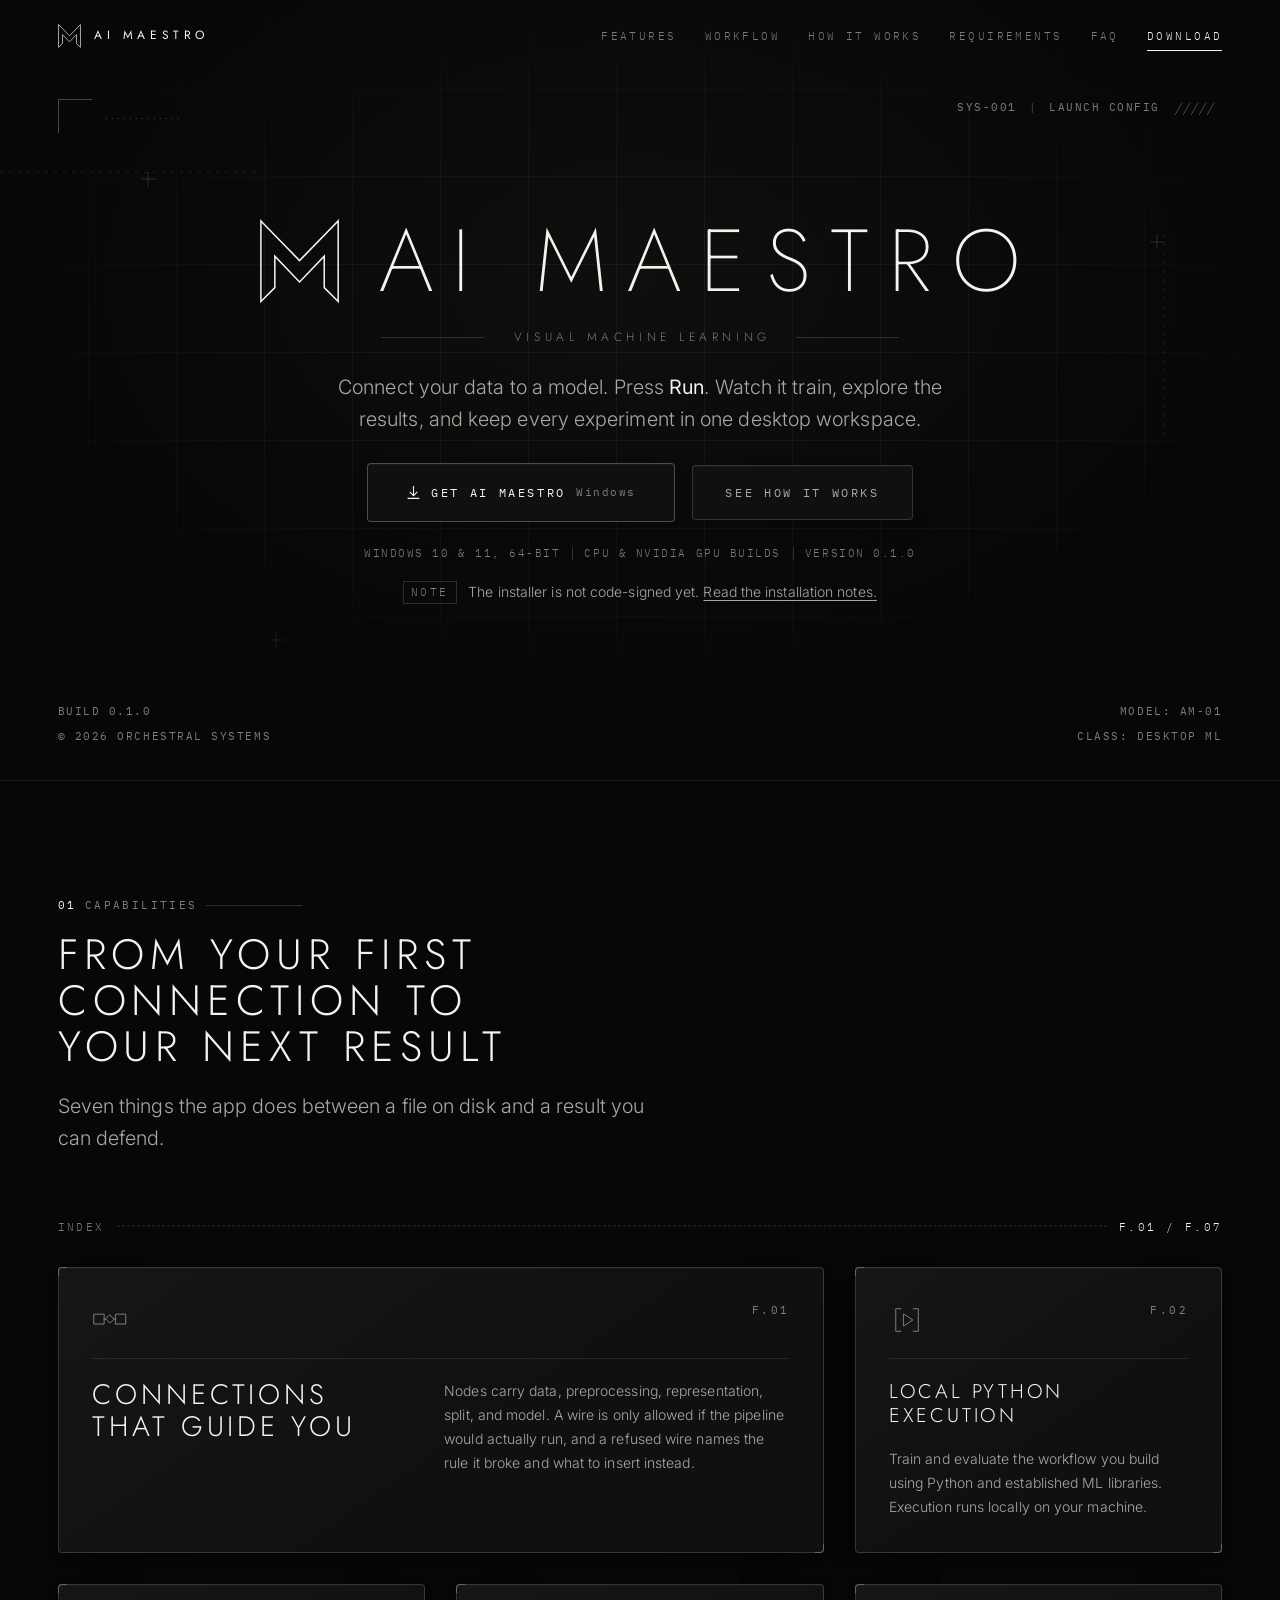
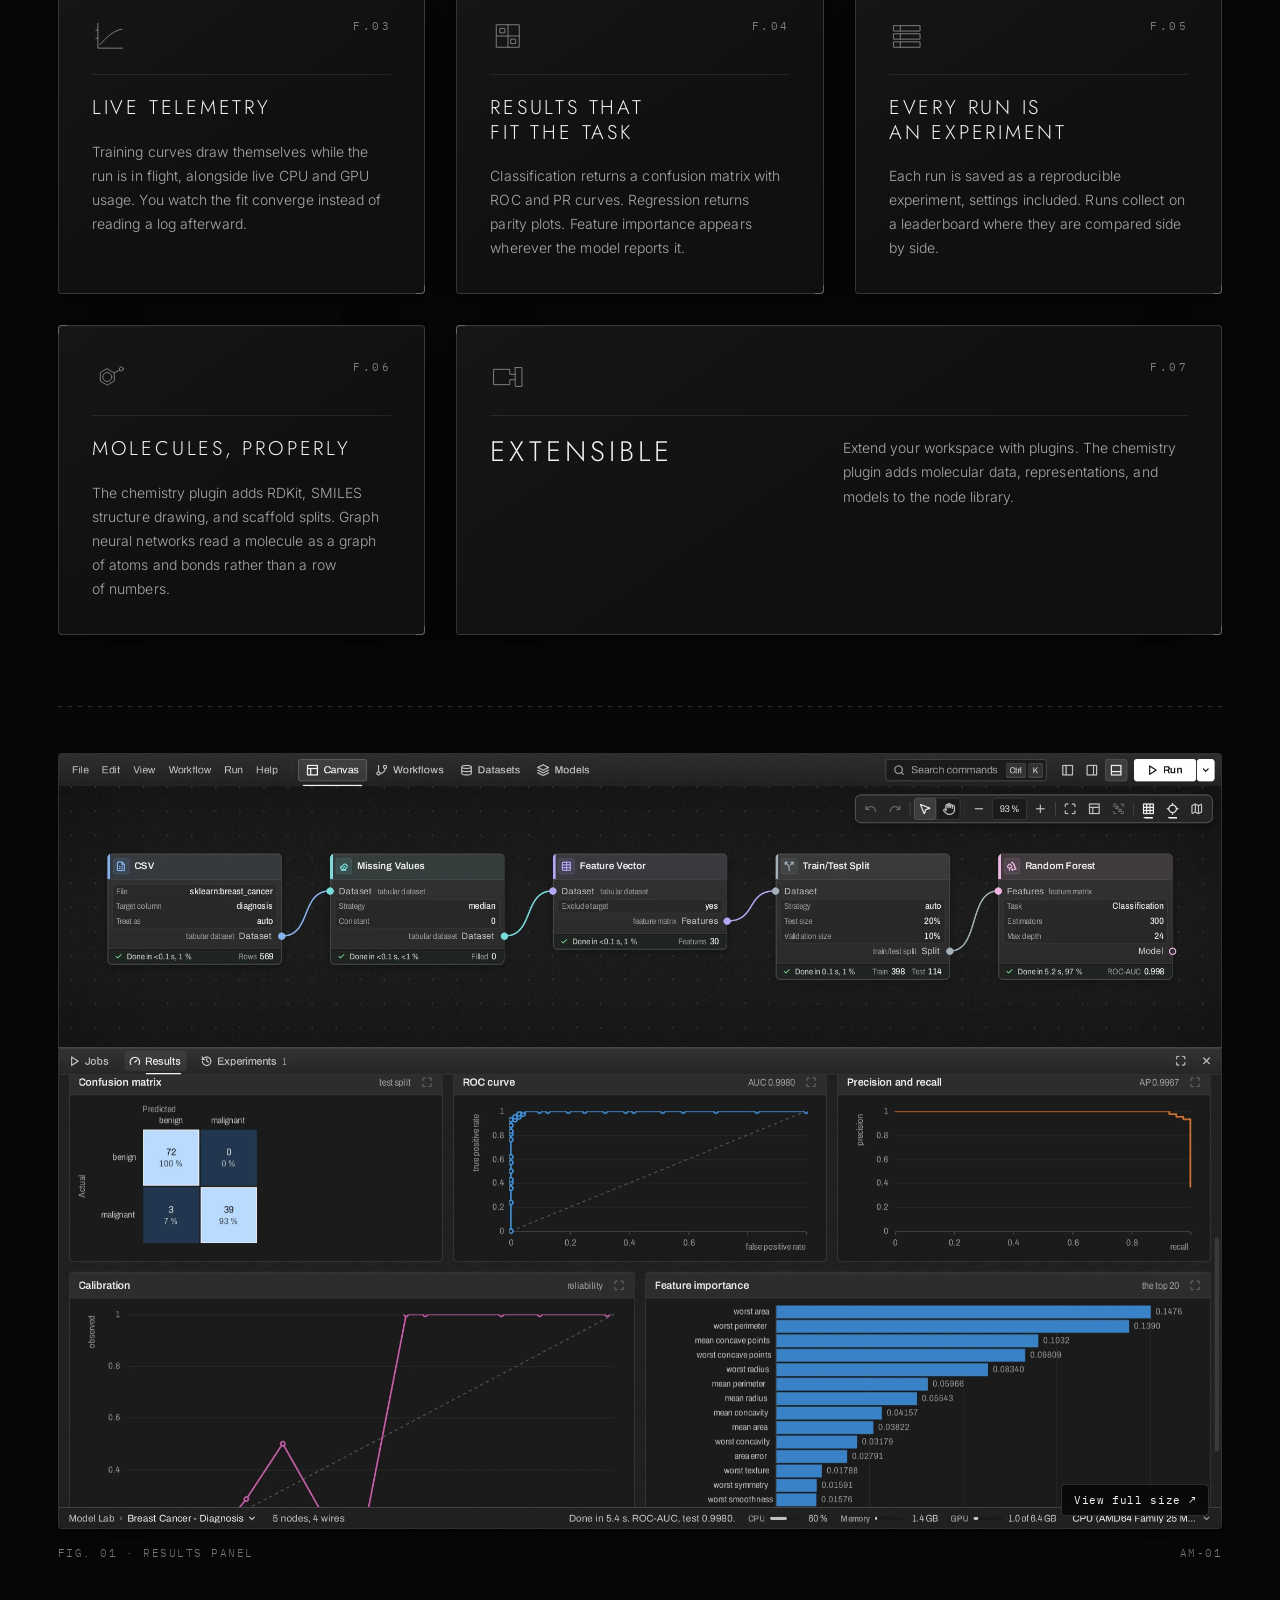
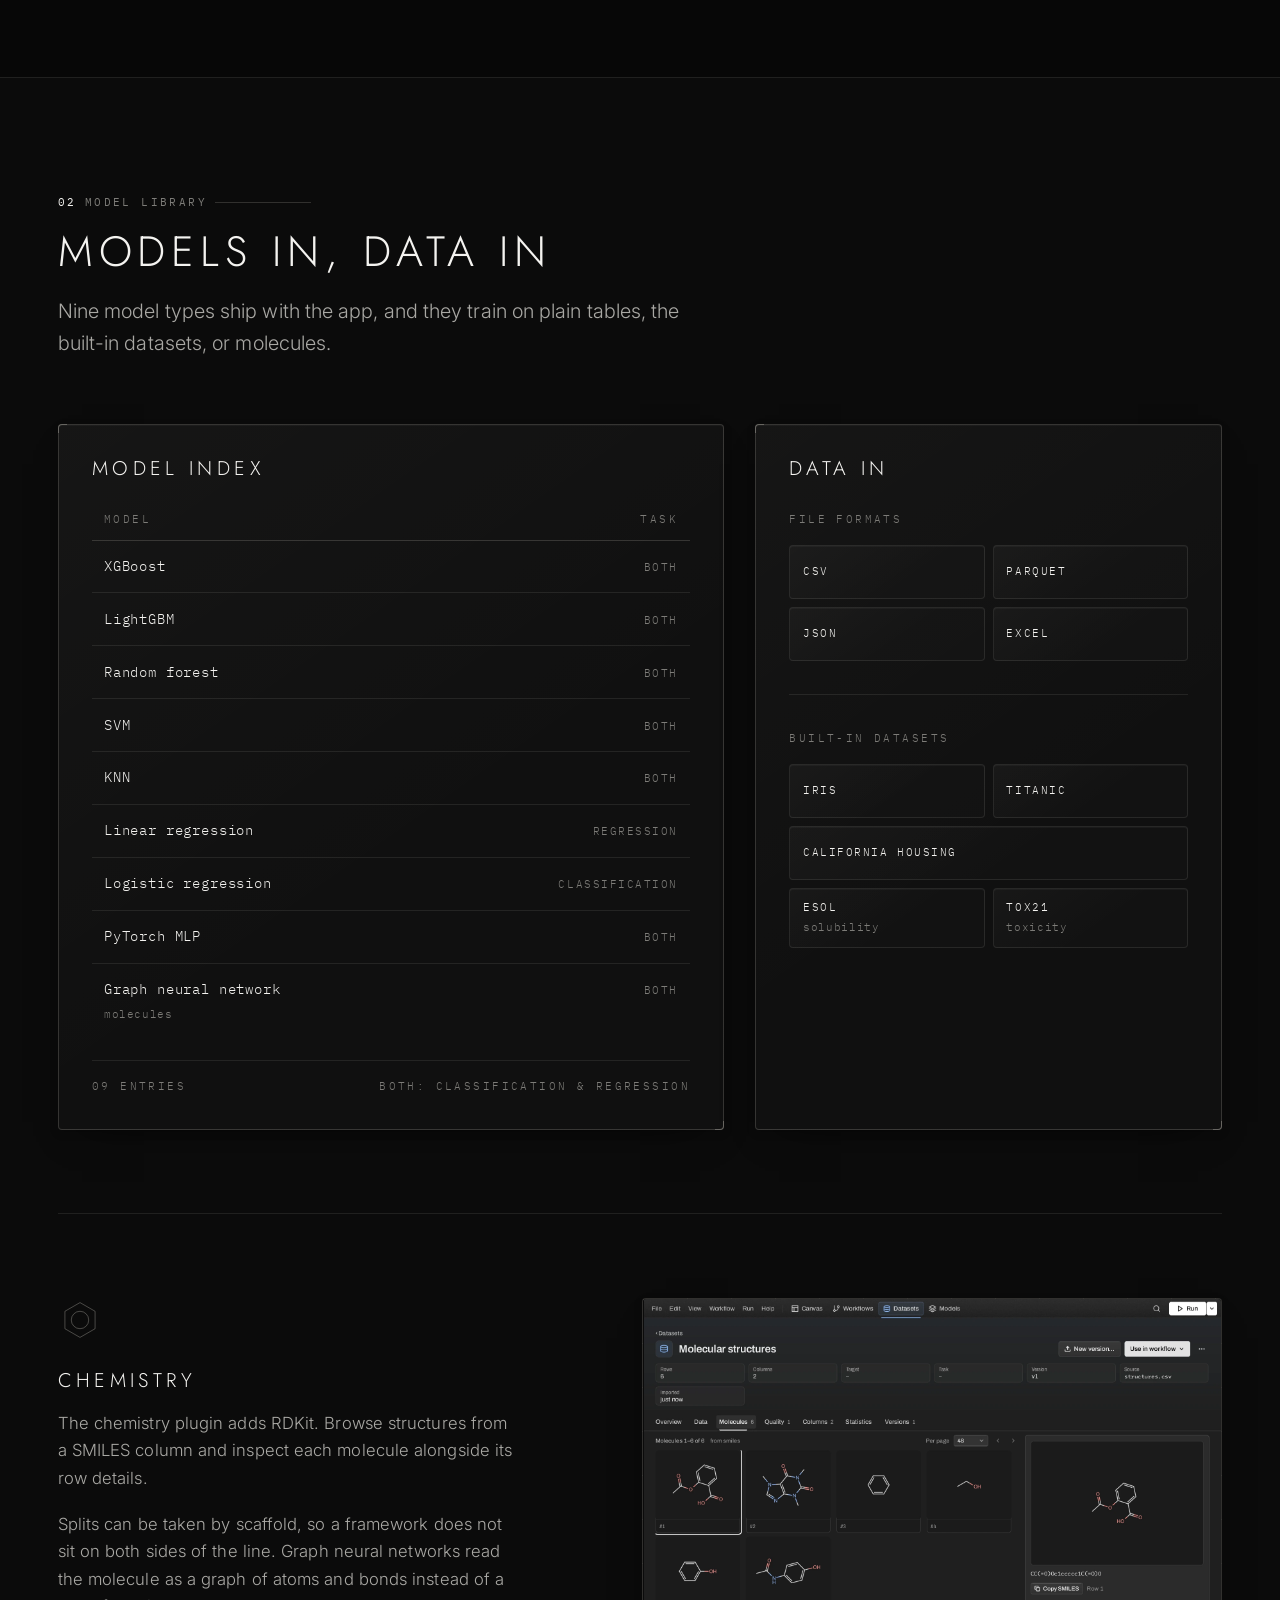
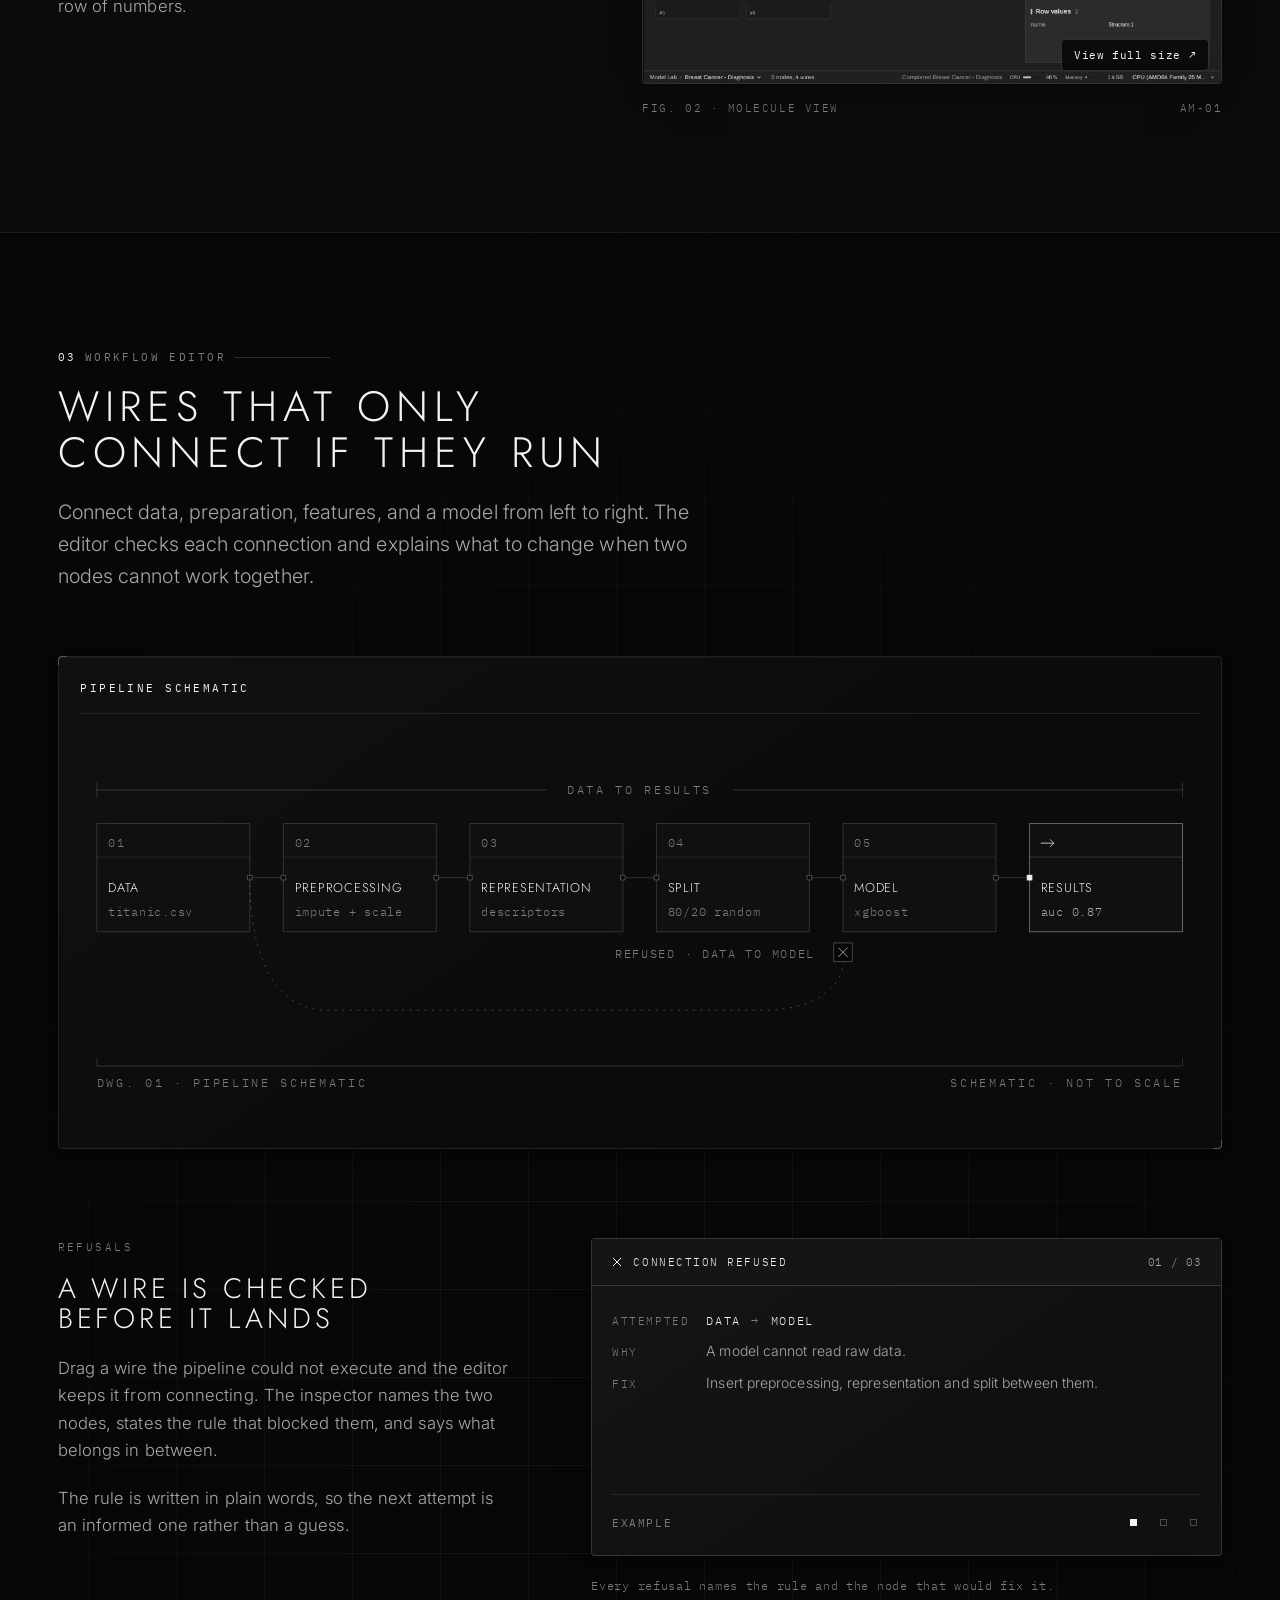
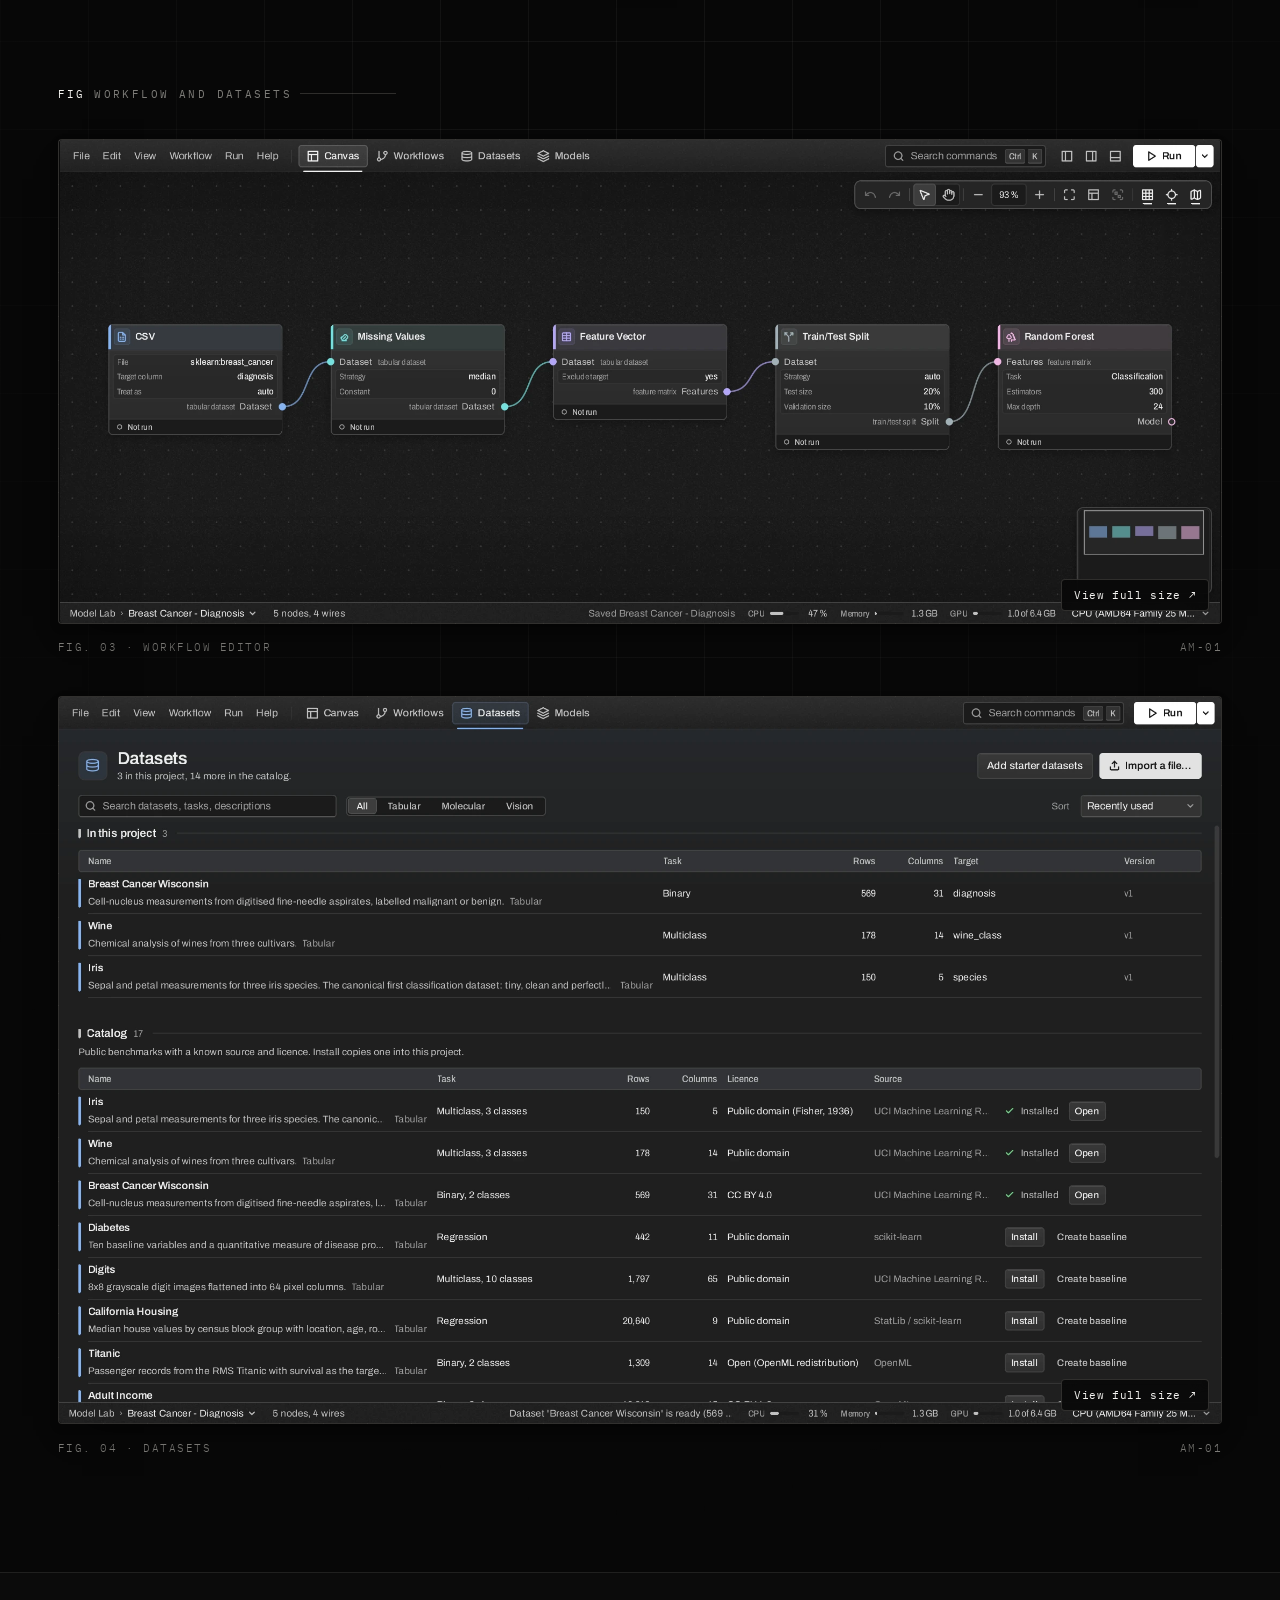
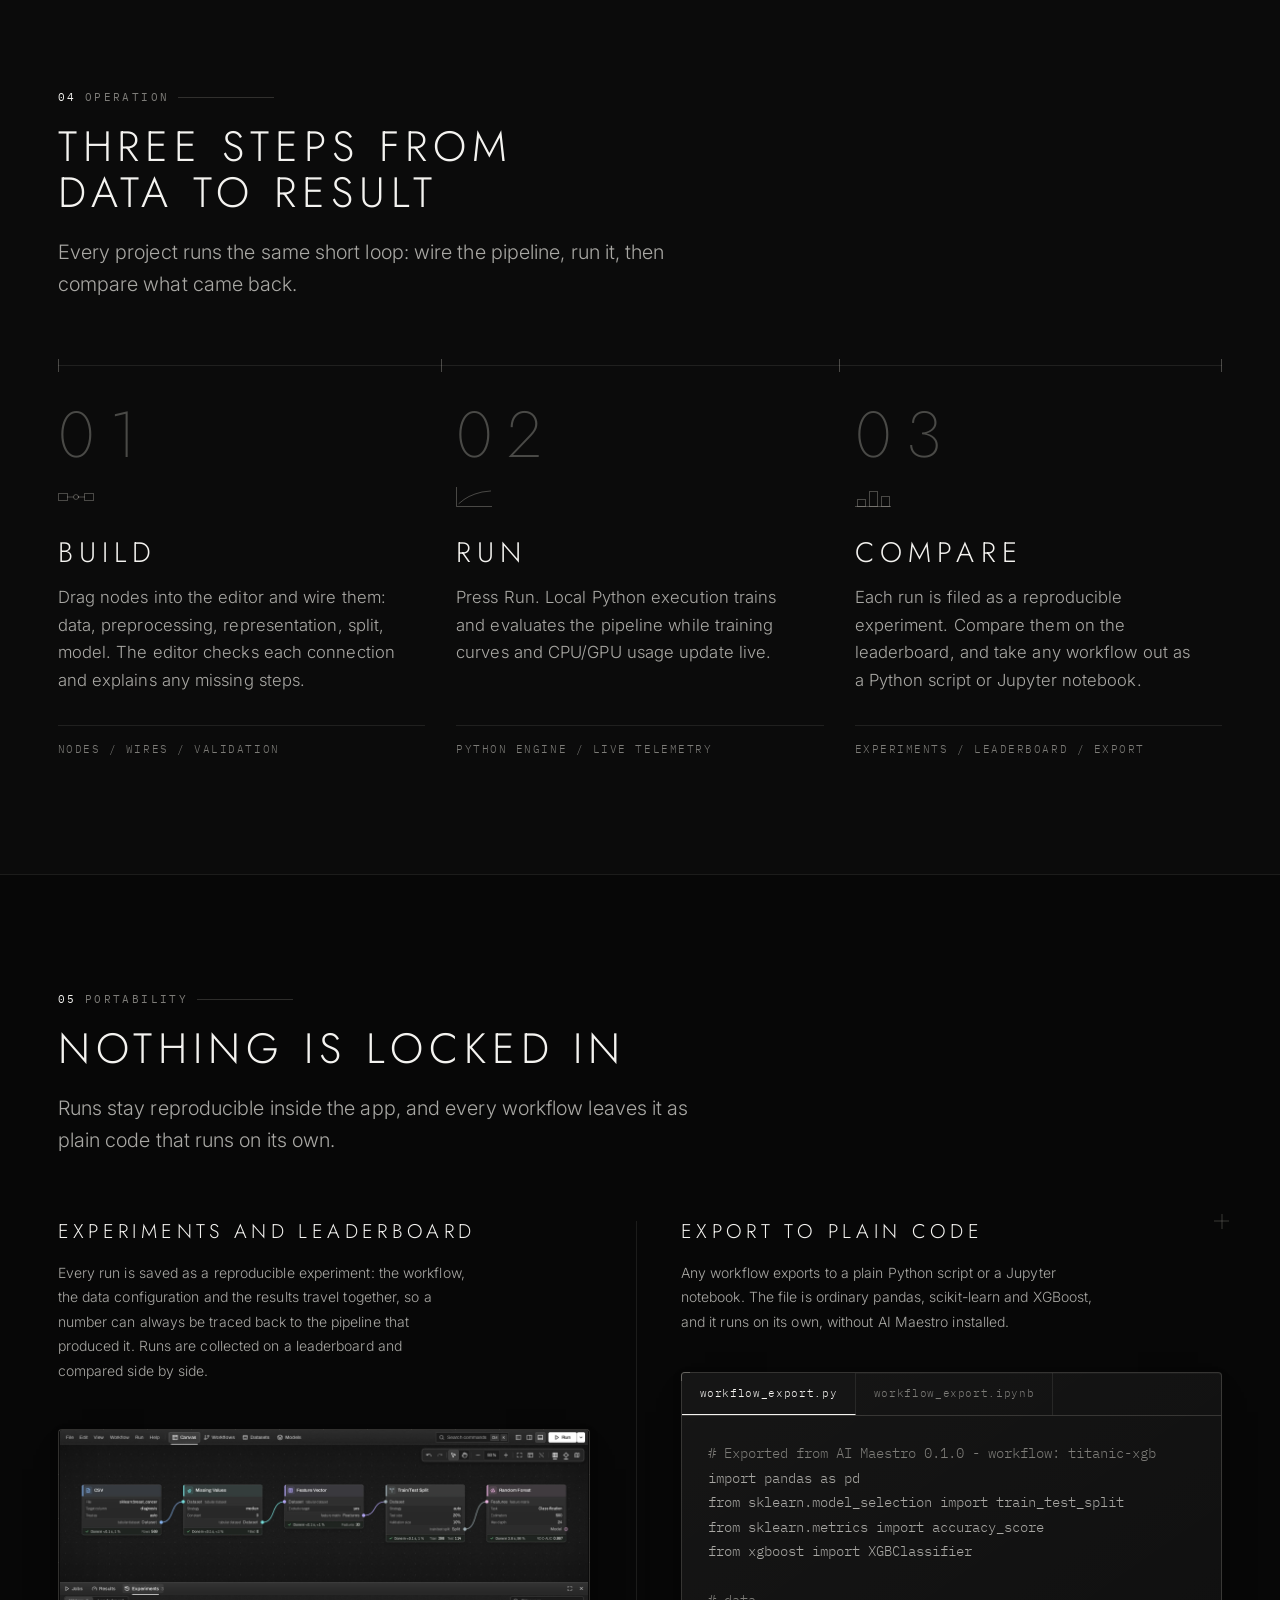
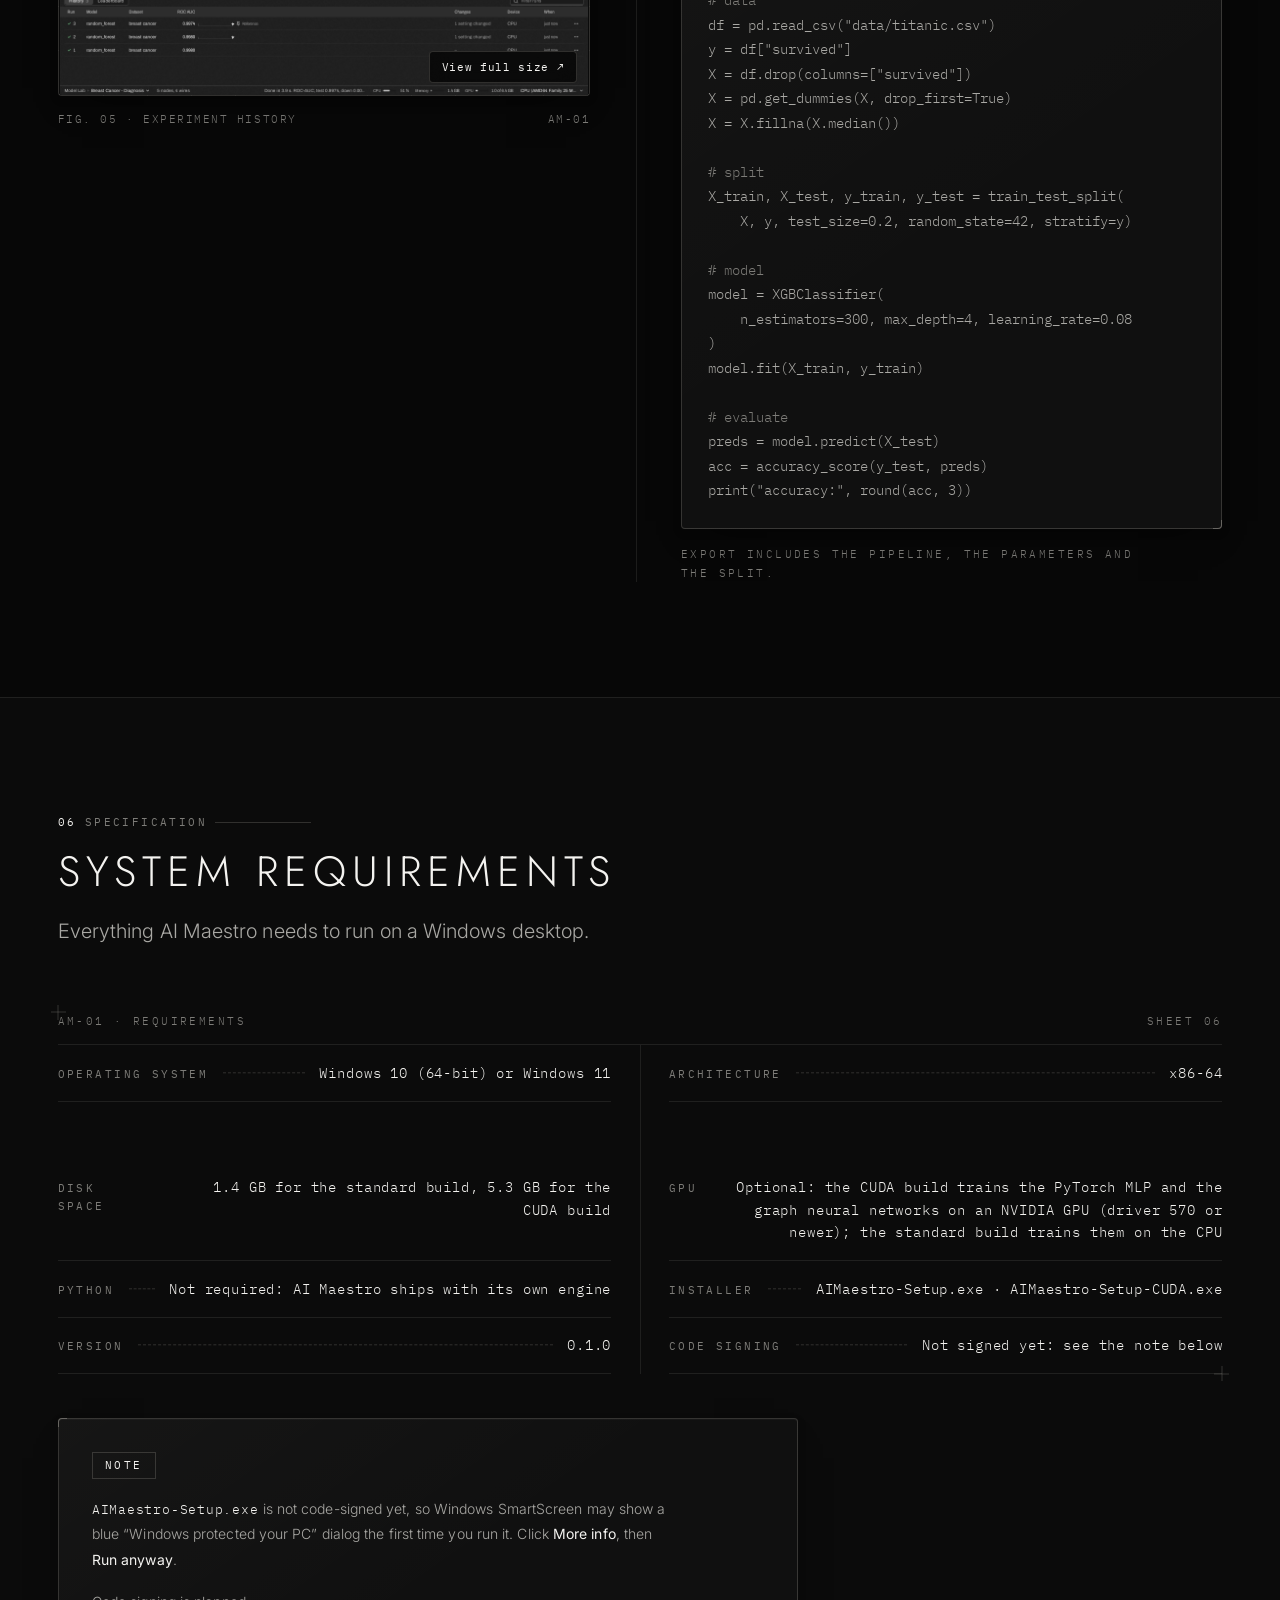
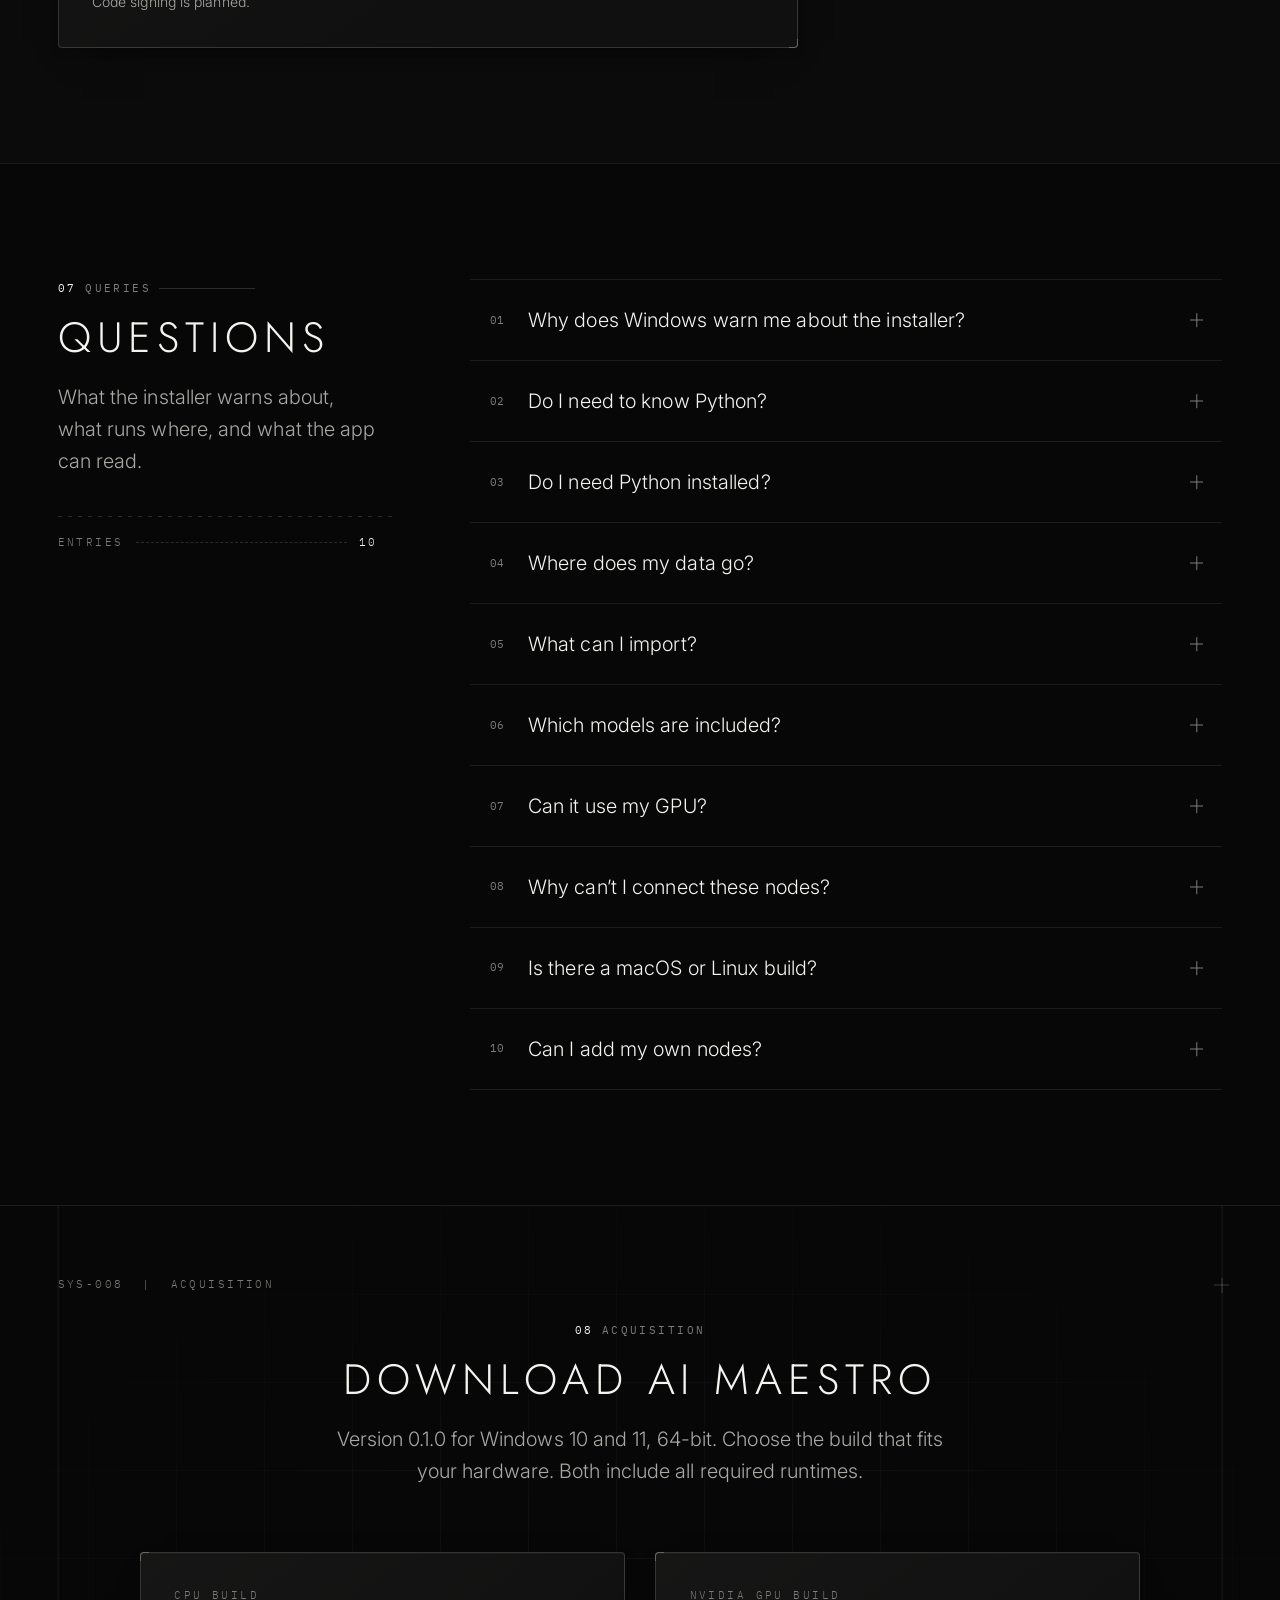
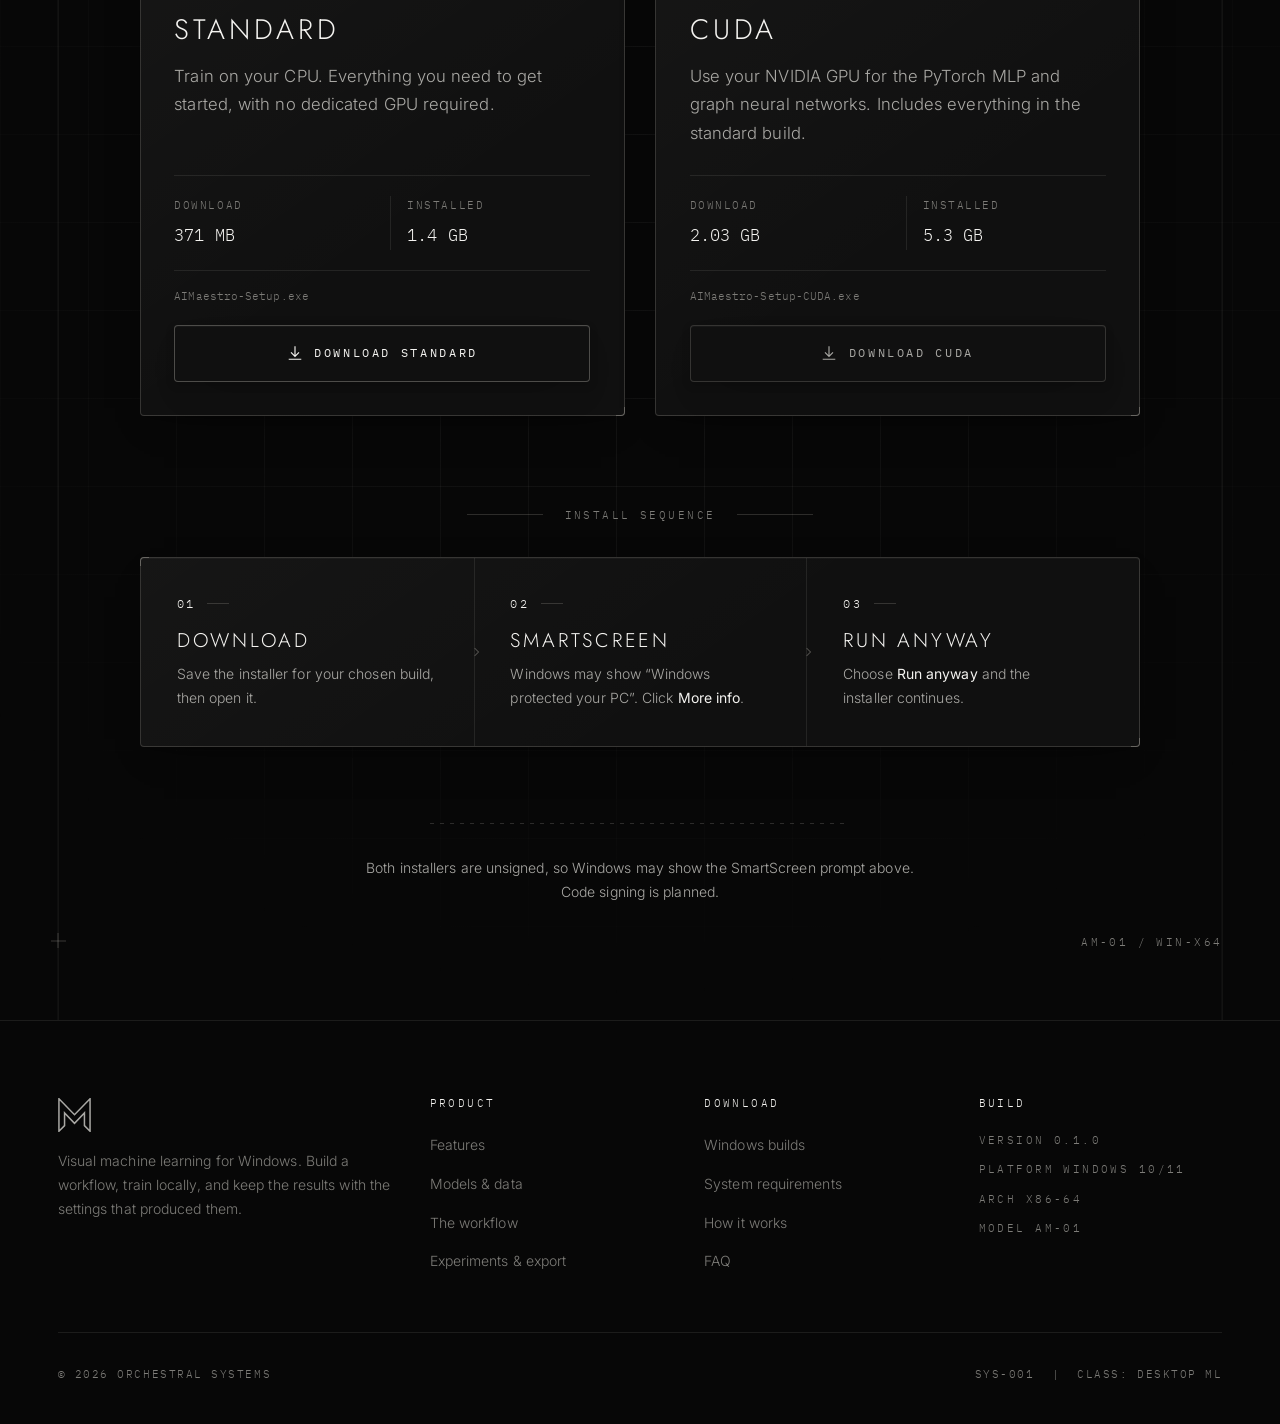
<file: index.html>
<!DOCTYPE html>
<html lang="en">
<head>
<meta charset="utf-8">
<meta name="viewport" content="width=device-width, initial-scale=1">
<title>AI Maestro | Visual Machine Learning for Windows</title>
<meta name="description" content="Build visual ML workflows, train models locally, and compare your results. Download AI Maestro for Windows 10 and 11.">
<meta name="theme-color" content="#070707">
<meta name="color-scheme" content="dark">
<meta name="robots" content="index, follow, max-image-preview:large">
<!-- nginx (nginx.conf.template) rewrites the canonical URL, the social image and the
     site-verification tag to the host the page is served on. Served statically from a
     plain file host, edit the three values by hand. -->
<link rel="canonical" href="/">

<meta property="og:type" content="website">
<meta property="og:title" content="AI Maestro | Visual Machine Learning">
<meta property="og:description" content="Connect your data to a model. Train locally, inspect results, and keep every experiment. For Windows 10 and 11.">
<meta property="og:image" content="assets/og-image.png?v=0.1.0-8">
<meta property="og:image:alt" content="AI Maestro with a connected ML workflow and results from a local training run.">
<meta property="og:image:width" content="1200">
<meta property="og:image:height" content="630">
<meta name="twitter:card" content="summary_large_image">
<meta name="twitter:title" content="AI Maestro | Visual Machine Learning">
<meta name="twitter:description" content="Connect your data to a model. Train locally, inspect results, and keep every experiment. For Windows 10 and 11.">
<meta name="twitter:image" content="assets/og-image.png?v=0.1.0-8">
<meta name="twitter:image:alt" content="AI Maestro with a connected ML workflow and results from a local training run.">
<meta name="google-site-verification" content="">

<link rel="icon" href="assets/favicon.svg" type="image/svg+xml">
<link rel="apple-touch-icon" href="assets/favicon.svg">

<link rel="preconnect" href="https://fonts.googleapis.com">
<link rel="preconnect" href="https://fonts.gstatic.com" crossorigin>
<link rel="stylesheet" href="https://fonts.googleapis.com/css2?family=IBM+Plex+Mono:wght@300;400&family=Inter:wght@300;400&family=Jost:wght@200;300;400&display=swap">

<link rel="stylesheet" href="css/tokens.css?v=0.1.0-9">
<link rel="stylesheet" href="css/base.css?v=0.1.0-9">
<link rel="stylesheet" href="css/sections.css?v=0.1.0-9">

<script>document.documentElement.classList.add('js');</script>

<script type="application/ld+json">
{
  "@context": "https://schema.org",
  "@type": "SoftwareApplication",
  "name": "AI Maestro",
  "applicationCategory": "DeveloperApplication",
  "applicationSubCategory": "Machine Learning",
  "operatingSystem": "Windows 10, Windows 11",
  "softwareVersion": "0.1.0",
  "description": "A Windows desktop app for visual machine learning. Connect nodes in a workflow editor, train locally, and compare reproducible experiments.",
  "downloadUrl": "downloads/AIMaestro-Setup.exe",
  "fileFormat": "application/vnd.microsoft.portable-executable",
  "author": { "@type": "Organization", "name": "Orchestral Systems" }
}
</script>
</head>
<body>

<a class="skip" href="#main">Skip to content</a>

<header class="hdr">
  <div class="wrap hdr__in">
    <a class="hdr__brand" href="#top" aria-label="AI Maestro, home">
      <svg class="hdr__mark" viewBox="0 0 192 200" fill="none" aria-hidden="true">
        <path d="M4.5 4.5 L96 98.5 L187.5 4.5 L187.5 195.5 L154.5 162.5 L154.5 88 L96 149 L37.5 88 L37.5 162.5 L4.5 195.5 Z" stroke="currentColor" stroke-width="1" vector-effect="non-scaling-stroke"/>
      </svg>
      <span class="hdr__name">AI Maestro</span>
    </a>

    <nav class="nav" id="site-nav" aria-label="Primary">
      <a class="nav__link" href="#features">Features</a>
      <a class="nav__link" href="#workflow">Workflow</a>
      <a class="nav__link" href="#how">How it works</a>
      <a class="nav__link" href="#requirements">Requirements</a>
      <a class="nav__link" href="#faq">FAQ</a>
      <a class="nav__link" href="#download">Download</a>
    </nav>

    <div class="hdr__cta">
      <button class="burger" type="button" aria-expanded="false" aria-controls="site-nav" aria-label="Menu">
        <span></span>
      </button>
    </div>
  </div>
</header>

<main id="main" tabindex="-1">

<!-- ======================================================================
     HERO
     ====================================================================== -->
<section class="sec sec--flush s-hero grid-bg" id="top">

  <div class="wrap s-hero__in">

    <div class="s-hero__lockup reveal">
      <svg class="s-hero__mark" viewBox="0 0 192 200" fill="none" aria-hidden="true">
        <path d="M4.5 4.5 L96 98.5 L187.5 4.5 L187.5 195.5 L154.5 162.5 L154.5 88 L96 149 L37.5 88 L37.5 162.5 L4.5 195.5 Z" stroke="currentColor" stroke-width="3" vector-effect="non-scaling-stroke"/>
      </svg>
      <h1 class="s-hero__wordmark">AI Maestro</h1>
    </div>

    <p class="s-hero__sub reveal" style="--d:.08s">
      <span class="s-hero__sub-t">Visual machine learning</span>
    </p>

    <p class="s-hero__pitch reveal" style="--d:.16s">
      Connect your data to a model. Press <strong>Run</strong>. Watch it train, explore the results, and keep every experiment in one desktop workspace.
    </p>

    <div class="s-hero__actions reveal" style="--d:.24s">
      <a class="btn btn--primary" href="#download">
        <svg class="btn__ico" viewBox="0 0 14 14" fill="none" stroke="currentColor" stroke-width="1" vector-effect="non-scaling-stroke" aria-hidden="true">
          <path d="M7 1v8.5M3.5 6.5 7 10l3.5-3.5M1.5 12.5h11"/>
        </svg>
        Get AI Maestro <span class="btn__sub">Windows</span>
      </a>
      <a class="btn btn--ghost" href="#how">See how it works</a>
    </div>

    <ul class="s-hero__spec reveal" style="--d:.30s" role="list">
      <li class="s-hero__spec-i">Windows 10 &amp; 11, 64-bit</li>
      <li class="s-hero__spec-i">CPU &amp; NVIDIA GPU builds</li>
      <li class="s-hero__spec-i">Version 0.1.0</li>
    </ul>

    <p class="s-hero__note reveal" style="--d:.36s">
      <span class="s-hero__note-plate">Note</span>
      The installer is not code-signed yet. <a href="#download">Read the installation notes.</a>
    </p>

  </div>

  <div class="s-hero__plate s-hero__plate--tl" aria-hidden="true">
    <span class="s-hero__corner"></span>
    <span class="s-hero__ticks"></span>
  </div>

  <div class="s-hero__plate s-hero__plate--tr" aria-hidden="true">
    <p class="s-hero__plate-l">SYS-001 <span class="s-hero__plate-d" aria-hidden="true">|</span> Launch config</p>
    <svg class="s-hero__hatch" viewBox="0 0 48 14" fill="none" aria-hidden="true">
      <path d="M1 13 L8 1 M9 13 L16 1 M17 13 L24 1 M25 13 L32 1 M33 13 L40 1" stroke="currentColor" stroke-width="1" vector-effect="non-scaling-stroke"/>
    </svg>
  </div>

  <div class="s-hero__plate s-hero__plate--bl" aria-hidden="true">
    <p class="s-hero__plate-l">Build 0.1.0</p>
    <p class="s-hero__plate-l">&copy; <span data-year>2026</span> Orchestral Systems</p>
  </div>

  <div class="s-hero__plate s-hero__plate--br" aria-hidden="true">
    <p class="s-hero__plate-l">Model: AM-01</p>
    <p class="s-hero__plate-l">Class: Desktop ML</p>
  </div>

  <span class="xhair s-hero__x s-hero__x--a" aria-hidden="true"></span>
  <span class="xhair s-hero__x s-hero__x--b" aria-hidden="true"></span>
  <span class="xhair s-hero__x s-hero__x--c" aria-hidden="true"></span>

  <span class="s-hero__orn s-hero__orn--h" aria-hidden="true"></span>
  <span class="s-hero__orn s-hero__orn--v" aria-hidden="true"></span>

  <div class="s-hero__scroll" aria-hidden="true">
    <span class="s-hero__scroll-w">Scroll</span>
    <span class="s-hero__scroll-line"></span>
  </div>

</section>

<!-- ======================================================================
     FEATURES
     ====================================================================== -->
<section class="sec s-features" id="features" aria-labelledby="features-t">
  <div class="wrap">

    <header class="sec__head reveal">
      <p class="eyebrow"><span class="eyebrow__idx">01</span> CAPABILITIES</p>
      <h2 class="sec__title" id="features-t">From your first connection to your next result</h2>
      <p class="sec__lede">Seven things the app does between a file on disk and a result you can defend.</p>
    </header>

    <p class="leader s-features__index reveal" aria-hidden="true">
      <span class="mono">Index</span>
      <span class="mono mono--ink">F.01 / F.07</span>
    </p>

    <ul class="s-features__grid" data-stagger="0.07" role="list">

      <li class="reveal s-features__item s-features__item--wide">
        <article class="card bracket s-features__card">
          <div class="s-features__top">
            <svg class="s-features__glyph" viewBox="0 0 40 40" width="40" height="40" fill="none" stroke="currentColor" stroke-width="1" aria-hidden="true" focusable="false">
              <rect x="2.5" y="13.5" width="11" height="11"/>
              <rect x="26.5" y="13.5" width="11" height="11"/>
              <path d="M13.5 19H15.5"/>
              <path d="M24.5 19H26.5"/>
              <path d="M20 14.5 24.5 19 20 23.5 15.5 19Z"/>
            </svg>
            <span class="s-features__idx">F.01</span>
          </div>
          <h3 class="s-features__title">Connections that guide you</h3>
          <p class="s-features__copy">Nodes carry data, preprocessing, representation, split, and model. A wire is only allowed if the pipeline would actually run, and a refused wire names the rule it broke and what to insert instead.</p>
        </article>
      </li>

      <li class="reveal s-features__item">
        <article class="card bracket s-features__card">
          <div class="s-features__top">
            <svg class="s-features__glyph" viewBox="0 0 40 40" width="40" height="40" fill="none" stroke="currentColor" stroke-width="1" aria-hidden="true" focusable="false">
              <path d="M13 7.5H7.5V32.5H13"/>
              <path d="M27 7.5H32.5V32.5H27"/>
              <path d="M16.5 13.5 26.5 20 16.5 26.5Z"/>
            </svg>
            <span class="s-features__idx">F.02</span>
          </div>
          <h3 class="s-features__title">Local Python execution</h3>
          <p class="s-features__copy">Train and evaluate the workflow you build using Python and established ML libraries. Execution runs locally on your machine.</p>
        </article>
      </li>

      <li class="reveal s-features__item">
        <article class="card bracket s-features__card">
          <div class="s-features__top">
            <svg class="s-features__glyph" viewBox="0 0 40 40" width="40" height="40" fill="none" stroke="currentColor" stroke-width="1" aria-hidden="true" focusable="false">
              <path d="M6.5 6V33.5H34"/>
              <path d="M4.5 13.5H6.5"/>
              <path d="M4.5 22.5H6.5"/>
              <path d="M9 29.5 14 24 19 19.5 24 16 29 13.5 33 12.5"/>
            </svg>
            <span class="s-features__idx">F.03</span>
          </div>
          <h3 class="s-features__title">Live telemetry</h3>
          <p class="s-features__copy">Training curves draw themselves while the run is in flight, alongside live CPU and GPU usage. You watch the fit converge instead of reading a log afterward.</p>
        </article>
      </li>

      <li class="reveal s-features__item">
        <article class="card bracket s-features__card">
          <div class="s-features__top">
            <svg class="s-features__glyph" viewBox="0 0 40 40" width="40" height="40" fill="none" stroke="currentColor" stroke-width="1" aria-hidden="true" focusable="false">
              <rect x="7.5" y="7.5" width="25" height="25"/>
              <path d="M20 7.5V32.5"/>
              <path d="M7.5 20H32.5"/>
              <rect x="11.5" y="11.5" width="5" height="5"/>
              <rect x="23.5" y="23.5" width="5" height="5"/>
            </svg>
            <span class="s-features__idx">F.04</span>
          </div>
          <h3 class="s-features__title">Results that fit the task</h3>
          <p class="s-features__copy">Classification returns a confusion matrix with ROC and PR curves. Regression returns parity plots. Feature importance appears wherever the model reports it.</p>
        </article>
      </li>

      <li class="reveal s-features__item">
        <article class="card bracket s-features__card">
          <div class="s-features__top">
            <svg class="s-features__glyph" viewBox="0 0 40 40" width="40" height="40" fill="none" stroke="currentColor" stroke-width="1" aria-hidden="true" focusable="false">
              <rect x="5.5" y="8.5" width="29" height="6"/>
              <rect x="5.5" y="17.5" width="29" height="6"/>
              <rect x="5.5" y="26.5" width="29" height="6"/>
              <path d="M12.5 8.5V14.5"/>
              <path d="M12.5 17.5V23.5"/>
              <path d="M12.5 26.5V32.5"/>
            </svg>
            <span class="s-features__idx">F.05</span>
          </div>
          <h3 class="s-features__title">Every run is an experiment</h3>
          <p class="s-features__copy">Each run is saved as a reproducible experiment, settings included. Runs collect on a leaderboard where they are compared side by side.</p>
        </article>
      </li>

      <li class="reveal s-features__item">
        <article class="card bracket s-features__card">
          <div class="s-features__top">
            <svg class="s-features__glyph" viewBox="0 0 40 40" width="40" height="40" fill="none" stroke="currentColor" stroke-width="1" aria-hidden="true" focusable="false">
              <path d="M17 11 24.8 15.5 24.8 24.5 17 29 9.2 24.5 9.2 15.5Z"/>
              <circle cx="17" cy="20" r="5"/>
              <path d="M24.8 15.5 30.7 12.2"/>
              <circle cx="32.6" cy="11.1" r="2.2"/>
            </svg>
            <span class="s-features__idx">F.06</span>
          </div>
          <h3 class="s-features__title">Molecules, properly</h3>
          <p class="s-features__copy">The chemistry plugin adds RDKit, SMILES structure drawing, and scaffold splits. Graph neural networks read a molecule as a graph of atoms and bonds rather than a row of numbers.</p>
        </article>
      </li>

      <li class="reveal s-features__item s-features__item--wide">
        <article class="card bracket s-features__card">
          <div class="s-features__top">
            <svg class="s-features__glyph" viewBox="0 0 40 40" width="40" height="40" fill="none" stroke="currentColor" stroke-width="1" aria-hidden="true" focusable="false">
              <path d="M4.5 11.5H22V17H28V23H22V28.5H4.5Z"/>
              <path d="M28 9.5H35.5V30.5H28V23"/>
              <path d="M28 17V9.5"/>
            </svg>
            <span class="s-features__idx">F.07</span>
          </div>
          <h3 class="s-features__title">Extensible</h3>
          <p class="s-features__copy">Extend your workspace with plugins. The chemistry plugin adds molecular data, representations, and models to the node library.</p>
        </article>
      </li>

    </ul>

    <hr class="hr hr--dash s-features__rule">

    <figure class="shot reveal s-features__shot" style="--shot-ar: 3/2;">
      <a class="shot__frame" href="assets/screenshots/results.webp" data-preview aria-label="Open full size: A completed classification workflow above a confusion matrix, ROC curve, calibration chart, and feature importance.">
          <img src="assets/screenshots/results.webp" alt="A completed classification workflow above a confusion matrix, ROC curve, calibration chart, and feature importance." width="2160" height="1440" loading="lazy" decoding="async">
        <div class="shot__ph">
          <div class="shot__ph-box" aria-hidden="true"></div>
          <p class="shot__ph-title">SCREENSHOT &middot; RESULTS</p>
          <p class="shot__ph-meta">Preview unavailable. Please reload to try again.</p>
        </div>
        <span class="shot__zoom" aria-hidden="true">View full size ↗</span></a>
      <figcaption><span>FIG. 01 &middot; RESULTS PANEL</span><span>AM-01</span></figcaption>
    </figure>

  </div>
</section>

<!-- ======================================================================
     MODELS
     ====================================================================== -->
<section class="sec sec--raised s-models" id="models" aria-labelledby="models-t">
  <div class="wrap">

    <header class="sec__head reveal">
      <p class="eyebrow"><span class="eyebrow__idx">02</span> Model library</p>
      <h2 class="sec__title" id="models-t">Models in, data in</h2>
      <p class="sec__lede">Nine model types ship with the app, and they train on plain tables, the built-in datasets, or molecules.</p>
    </header>

    <div class="s-models__grid" data-stagger="0.07">

      <div class="s-models__col s-models__col--index card bracket reveal">
        <h3 class="s-models__h">Model index</h3>

        <div class="s-models__chead">
          <span class="mono">Model</span>
          <span class="mono">Task</span>
        </div>

        <dl class="s-models__list">
          <div class="s-models__row">
            <dt class="s-models__name">XGBoost</dt>
            <dd class="s-models__tag">Both</dd>
          </div>
          <div class="s-models__row">
            <dt class="s-models__name">LightGBM</dt>
            <dd class="s-models__tag">Both</dd>
          </div>
          <div class="s-models__row">
            <dt class="s-models__name">Random forest</dt>
            <dd class="s-models__tag">Both</dd>
          </div>
          <div class="s-models__row">
            <dt class="s-models__name">SVM</dt>
            <dd class="s-models__tag">Both</dd>
          </div>
          <div class="s-models__row">
            <dt class="s-models__name">KNN</dt>
            <dd class="s-models__tag">Both</dd>
          </div>
          <div class="s-models__row">
            <dt class="s-models__name">Linear regression</dt>
            <dd class="s-models__tag">Regression</dd>
          </div>
          <div class="s-models__row">
            <dt class="s-models__name">Logistic regression</dt>
            <dd class="s-models__tag">Classification</dd>
          </div>
          <div class="s-models__row">
            <dt class="s-models__name">PyTorch MLP</dt>
            <dd class="s-models__tag">Both</dd>
          </div>
          <div class="s-models__row">
            <dt class="s-models__name">Graph neural network<span class="s-models__qual">molecules</span></dt>
            <dd class="s-models__tag">Both</dd>
          </div>
        </dl>

        <p class="s-models__foot mono"><span>09 entries</span><span>Both: classification &amp; regression</span></p>
      </div>

      <div class="s-models__col s-models__col--data card bracket reveal">
        <h3 class="s-models__h">Data in</h3>

        <div class="s-models__group">
          <p class="mono s-models__glabel" id="models-fmt">File formats</p>
          <ul class="s-models__cells" aria-labelledby="models-fmt" role="list">
            <li class="s-models__cell">CSV</li>
            <li class="s-models__cell">Parquet</li>
            <li class="s-models__cell">JSON</li>
            <li class="s-models__cell">Excel</li>
          </ul>
        </div>

        <div class="s-models__group">
          <p class="mono s-models__glabel" id="models-sets">Built-in datasets</p>
          <ul class="s-models__cells" aria-labelledby="models-sets" role="list">
            <li class="s-models__cell">Iris</li>
            <li class="s-models__cell">Titanic</li>
            <li class="s-models__cell s-models__cell--wide">California Housing</li>
            <li class="s-models__cell">ESOL<span class="s-models__hint">solubility</span></li>
            <li class="s-models__cell">Tox21<span class="s-models__hint">toxicity</span></li>
          </ul>
        </div>
      </div>

    </div>

    <hr class="hr s-models__rule">

    <div class="s-models__chem">

      <div class="s-models__chem-copy reveal">
        <svg class="s-models__hex" viewBox="0 0 48 48" aria-hidden="true" focusable="false">
          <path d="M24 5 L40.45 14.5 L40.45 33.5 L24 43 L7.55 33.5 L7.55 14.5 Z"></path>
          <circle cx="24" cy="24" r="9.5"></circle>
        </svg>

        <h3 class="s-models__h">Chemistry</h3>
        <p>The chemistry plugin adds RDKit. Browse structures from a SMILES column and inspect each molecule alongside its row details.</p>
        <p>Splits can be taken by scaffold, so a framework does not sit on both sides of the line. Graph neural networks read the molecule as a graph of atoms and bonds instead of a row of numbers.</p>
      </div>

      <figure class="shot reveal" style="--shot-ar:1800/1200;">
        <a class="shot__frame" href="assets/screenshots/molecule.webp" data-preview aria-label="Open full size: The molecular dataset gallery with six SMILES structures and a selected molecule shown in detail.">
          <img src="assets/screenshots/molecule.webp" alt="The molecular dataset gallery with six SMILES structures and a selected molecule shown in detail." width="1800" height="1200" loading="lazy" decoding="async">
          <div class="shot__ph">
            <div class="shot__ph-box" aria-hidden="true"></div>
            <p class="shot__ph-title">SCREENSHOT &#183; MOLECULE</p>
            <p class="shot__ph-meta">Preview unavailable. Please reload to try again.</p>
          </div>
        <span class="shot__zoom" aria-hidden="true">View full size ↗</span></a>
        <figcaption><span>FIG. 02 &#183; Molecule view</span><span>AM-01</span></figcaption>
      </figure>

    </div>

  </div>
</section>

<!-- ======================================================================
     WORKFLOW
     ====================================================================== -->
<section class="sec s-workflow grid-bg" id="workflow" aria-labelledby="workflow-t">
  <div class="wrap">

    <header class="sec__head reveal">
      <p class="eyebrow"><span class="eyebrow__idx">03</span> WORKFLOW EDITOR</p>
      <h2 class="sec__title" id="workflow-t">Wires that only connect if they run</h2>
      <p class="sec__lede">Connect data, preparation, features, and a model from left to right.
        The editor checks each connection and explains what to change when two nodes cannot work together.</p>
    </header>

    <!-- PART 1 | pipeline schematic --------------------------------------- -->
    <div class="s-workflow__plate bracket reveal">
      <div class="s-workflow__plate-head">
        <span class="s-workflow__tag s-workflow__tag--ink">PIPELINE SCHEMATIC</span>
        <span class="s-workflow__tag s-workflow__hint" aria-hidden="true">SCROLL &rarr;</span>
      </div>

      <div class="s-workflow__scroll" role="group" tabindex="0" aria-label="Pipeline diagram, scroll horizontally">
        <svg class="s-workflow__svg" viewBox="0 0 1200 420" preserveAspectRatio="xMidYMid meet"
             role="img" aria-labelledby="wf-svg-t" aria-describedby="wf-svg-d">
          <title id="wf-svg-t">Schematic of an AI Maestro pipeline: five stages wired into a results readout</title>
          <desc id="wf-svg-d">Six blocks stand in a row and are wired left to right: data holding
            titanic.csv, preprocessing doing impute and scale, representation producing descriptors,
            split at eighty twenty random, and a model running xgboost, ending in a results readout.
            Below the row a dotted wire leaves the data block, runs across, and stops at a crossed
            box under the model input: a connection the editor refused, because a model cannot read
            raw data.</desc>

          <!-- dimension line -->
          <g class="wf-dim">
            <line x1="18" y1="52" x2="18" y2="68"/>
            <line x1="1182" y1="52" x2="1182" y2="68"/>
            <line x1="18" y1="60" x2="500" y2="60"/>
            <line x1="700" y1="60" x2="1182" y2="60"/>
          </g>
          <text class="wf-dim-t" x="600" y="64" font-size="13" text-anchor="middle">DATA TO RESULTS</text>

          <!-- wires and the travelling signal sit BEHIND the node boxes, so the
               pulse vanishes into each stage and reappears on the far side -->
          <path class="wf-wire" d="M182 154H218M382 154H418M582 154H618M782 154H818M982 154H1018"/>
          <path class="wf-pulse" data-wf-pulse d="M182 154H1018"/>

          <!-- stage 01 -->
          <g class="wf-node">
            <rect class="wf-box" x="18" y="96" width="164" height="116"/>
            <line class="wf-rule" x1="18" y1="132" x2="182" y2="132"/>
            <text class="wf-plate" x="30" y="121" font-size="13">01</text>
            <text class="wf-name" x="30" y="169" font-size="13.6">DATA</text>
            <text class="wf-sub" x="30" y="195" font-size="13">titanic.csv</text>
          </g>

          <!-- stage 02 -->
          <g class="wf-node">
            <rect class="wf-box" x="218" y="96" width="164" height="116"/>
            <line class="wf-rule" x1="218" y1="132" x2="382" y2="132"/>
            <text class="wf-plate" x="230" y="121" font-size="13">02</text>
            <text class="wf-name" x="230" y="169" font-size="13.6">PREPROCESSING</text>
            <text class="wf-sub" x="230" y="195" font-size="13">impute + scale</text>
          </g>

          <!-- stage 03 -->
          <g class="wf-node">
            <rect class="wf-box" x="418" y="96" width="164" height="116"/>
            <line class="wf-rule" x1="418" y1="132" x2="582" y2="132"/>
            <text class="wf-plate" x="430" y="121" font-size="13">03</text>
            <text class="wf-name" x="430" y="169" font-size="13.6">REPRESENTATION</text>
            <text class="wf-sub" x="430" y="195" font-size="13">descriptors</text>
          </g>

          <!-- stage 04 -->
          <g class="wf-node">
            <rect class="wf-box" x="618" y="96" width="164" height="116"/>
            <line class="wf-rule" x1="618" y1="132" x2="782" y2="132"/>
            <text class="wf-plate" x="630" y="121" font-size="13">04</text>
            <text class="wf-name" x="630" y="169" font-size="13.6">SPLIT</text>
            <text class="wf-sub" x="630" y="195" font-size="13">80/20 random</text>
          </g>

          <!-- stage 05 -->
          <g class="wf-node">
            <rect class="wf-box" x="818" y="96" width="164" height="116"/>
            <line class="wf-rule" x1="818" y1="132" x2="982" y2="132"/>
            <text class="wf-plate" x="830" y="121" font-size="13">05</text>
            <text class="wf-name" x="830" y="169" font-size="13.6">MODEL</text>
            <text class="wf-sub" x="830" y="195" font-size="13">xgboost</text>
          </g>

          <!-- readout node. The score shown is illustrative sample content inside a
               diagram, not a claimed benchmark. -->
          <g class="wf-node wf-node--out">
            <rect class="wf-box" x="1018" y="96" width="164" height="116"/>
            <line class="wf-rule" x1="1018" y1="132" x2="1182" y2="132"/>
            <g class="wf-arrow">
              <line x1="1030" y1="117" x2="1044" y2="117"/>
              <polyline points="1040,113 1044,117 1040,121"/>
            </g>
            <text class="wf-name" x="1030" y="169" font-size="13.6">RESULTS</text>
            <text class="wf-sub" x="1030" y="195" font-size="13">auc 0.87</text>
          </g>

          <!-- wires: base hairline, then the pulse workflow.js sweeps along it -->

          <!-- ports -->
          <g class="wf-port">
            <rect x="179.5" y="151.5" width="5" height="5"/>
            <rect x="215.5" y="151.5" width="5" height="5"/>
            <rect x="379.5" y="151.5" width="5" height="5"/>
            <rect x="415.5" y="151.5" width="5" height="5"/>
            <rect x="579.5" y="151.5" width="5" height="5"/>
            <rect x="615.5" y="151.5" width="5" height="5"/>
            <rect x="779.5" y="151.5" width="5" height="5"/>
            <rect x="815.5" y="151.5" width="5" height="5"/>
            <rect x="979.5" y="151.5" width="5" height="5"/>
          </g>
          <rect class="wf-port wf-port--inv" x="1015.5" y="151.5" width="5" height="5"/>

          <!-- the refused wire: data straight to model -->
          <path class="wf-ref" d="M182 154C182 240 210 296 264 296H734C786 296 818 272 818 244"/>
          <text class="wf-ref-t" x="788" y="240" font-size="13" text-anchor="end">REFUSED &#183; DATA TO MODEL</text>
          <g>
            <rect class="wf-x-box" x="808" y="224" width="20" height="20"/>
            <line class="wf-x-l" x1="813" y1="229" x2="823" y2="239"/>
            <line class="wf-x-l" x1="823" y1="229" x2="813" y2="239"/>
          </g>

          <!-- title block -->
          <g class="wf-dim">
            <line x1="18" y1="356" x2="1182" y2="356"/>
            <line x1="18" y1="348" x2="18" y2="356"/>
            <line x1="1182" y1="348" x2="1182" y2="356"/>
          </g>
          <text class="wf-block-t" x="18" y="378" font-size="13">DWG. 01 &#183; PIPELINE SCHEMATIC</text>
          <text class="wf-block-t" x="1182" y="378" font-size="13" text-anchor="end">SCHEMATIC &#183; NOT TO SCALE</text>
        </svg>
      </div>
    </div>

    <!-- PART 2 | refusal inspector ----------------------------------------- -->
    <div class="s-workflow__refuse">
      <div class="s-workflow__aside reveal">
        <p class="s-workflow__kicker">REFUSALS</p>
        <h3 class="s-workflow__h3">A wire is checked before it lands</h3>
        <p class="s-workflow__copy">Drag a wire the pipeline could not execute and the editor keeps it
          from connecting. The inspector names the two nodes, states the rule that blocked them, and
          says what belongs in between.</p>
        <p class="s-workflow__copy">The rule is written in plain words, so the next attempt is an
          informed one rather than a guess.</p>
      </div>

      <div class="s-workflow__panel-wrap reveal">
        <div class="s-workflow__panel">
          <div class="s-workflow__bar">
            <svg class="s-workflow__bar-x" viewBox="0 0 10 10" aria-hidden="true" focusable="false">
              <path d="M1 1L9 9M9 1L1 9"/>
            </svg>
            <span class="s-workflow__bar-t">CONNECTION REFUSED</span>
            <span class="s-workflow__bar-idx"><span data-refusal-idx>01</span> / 03</span>
          </div>

          <div class="s-workflow__body">
            <ul class="s-workflow__list" role="list">
              <li class="s-workflow__item is-active" data-refusal>
                <dl class="s-workflow__dl">
                  <dt class="s-workflow__dt">Attempted</dt>
                  <dd class="s-workflow__dd s-workflow__dd--wire">DATA <span class="s-workflow__arw" aria-hidden="true">&rarr;</span><span class="sr-only">to</span> MODEL</dd>
                  <dt class="s-workflow__dt">Why</dt>
                  <dd class="s-workflow__dd">A model cannot read raw data.</dd>
                  <dt class="s-workflow__dt">Fix</dt>
                  <dd class="s-workflow__dd">Insert preprocessing, representation and split between them.</dd>
                </dl>
              </li>

              <li class="s-workflow__item" data-refusal>
                <dl class="s-workflow__dl">
                  <dt class="s-workflow__dt">Attempted</dt>
                  <dd class="s-workflow__dd s-workflow__dd--wire">MODEL <span class="s-workflow__arw" aria-hidden="true">&rarr;</span><span class="sr-only">to</span> SPLIT</dd>
                  <dt class="s-workflow__dt">Why</dt>
                  <dd class="s-workflow__dd">Split has to happen before the model sees anything, or the
                    evaluation leaks training data into the test set.</dd>
                  <dt class="s-workflow__dt">Fix</dt>
                  <dd class="s-workflow__dd">Reverse the wire. Split feeds the model, never the other
                    way round.</dd>
                </dl>
              </li>

              <li class="s-workflow__item" data-refusal>
                <dl class="s-workflow__dl">
                  <dt class="s-workflow__dt">Attempted</dt>
                  <dd class="s-workflow__dd s-workflow__dd--wire">REPRESENTATION <span class="s-workflow__arw" aria-hidden="true">&rarr;</span><span class="sr-only">to</span> REPRESENTATION</dd>
                  <dt class="s-workflow__dt">Why</dt>
                  <dd class="s-workflow__dd">A representation node expects preprocessed columns, not
                    another representation.</dd>
                  <dt class="s-workflow__dt">Fix</dt>
                  <dd class="s-workflow__dd">Wire this node back to preprocessing.</dd>
                </dl>
              </li>
            </ul>

            <div class="s-workflow__foot">
              <span class="s-workflow__tag">EXAMPLE</span>
              <div class="s-workflow__dots">
                <button class="s-workflow__dot" type="button" data-refusal-dot aria-pressed="true" aria-label="Show refusal example 1, data to model"></button>
                <button class="s-workflow__dot" type="button" data-refusal-dot aria-pressed="false" aria-label="Show refusal example 2, model to split"></button>
                <button class="s-workflow__dot" type="button" data-refusal-dot aria-pressed="false" aria-label="Show refusal example 3, representation to representation"></button>
              </div>
            </div>
          </div>
        </div>

        <p class="s-workflow__note">Every refusal names the rule and the node that would fix it.</p>
      </div>
    </div>

    <!-- PART 3 | plates ----------------------------------------------------- -->
    <p class="eyebrow s-workflow__strap reveal"><span class="eyebrow__idx">FIG</span> WORKFLOW AND DATASETS</p>

    <div class="s-workflow__shots" data-stagger="0.07">
      <figure class="shot reveal" style="--shot-ar:2160/900;">
        <a class="shot__frame" href="assets/screenshots/workflow.webp" data-preview aria-label="Open full size: The AI Maestro workflow with data, preprocessing, representation, split and model nodes wired into a pipeline.">
          <img src="assets/screenshots/workflow.webp" alt="The AI Maestro workflow with data, preprocessing, representation, split and model nodes wired into a pipeline." width="2160" height="900" loading="lazy" decoding="async">
          <div class="shot__ph">
            <div class="shot__ph-box" aria-hidden="true"></div>
            <p class="shot__ph-title">WORKFLOW PREVIEW</p>
            <p class="shot__ph-meta">Preview unavailable. Please reload to try again.</p>
          </div>
        <span class="shot__zoom" aria-hidden="true">View full size ↗</span></a>
        <figcaption><span>FIG. 03 &#183; WORKFLOW EDITOR</span><span>AM-01</span></figcaption>
      </figure>

      <figure class="shot reveal" style="--shot-ar:2160/1350;">
        <a class="shot__frame" href="assets/screenshots/datasets.webp" data-preview aria-label="Open full size: The AI Maestro datasets page with project datasets, row counts, targets, and the built-in dataset catalog.">
          <img src="assets/screenshots/datasets.webp" alt="The AI Maestro datasets page with project datasets, row counts, targets, and the built-in dataset catalog." width="2160" height="1350" loading="lazy" decoding="async">
          <div class="shot__ph">
            <div class="shot__ph-box" aria-hidden="true"></div>
            <p class="shot__ph-title">SCREENSHOT &#183; DATASETS</p>
            <p class="shot__ph-meta">Preview unavailable. Please reload to try again.</p>
          </div>
        <span class="shot__zoom" aria-hidden="true">View full size ↗</span></a>
        <figcaption><span>FIG. 04 &#183; DATASETS</span><span>AM-01</span></figcaption>
      </figure>
    </div>

  </div>
</section>

<!-- ======================================================================
     STEPS
     ====================================================================== -->
<section class="sec sec--raised s-steps" id="how" aria-labelledby="how-t">
  <div class="wrap">

    <header class="sec__head reveal">
      <p class="eyebrow"><span class="eyebrow__idx">04</span> Operation</p>
      <h2 class="sec__title" id="how-t">Three steps from data to result</h2>
      <p class="sec__lede">Every project runs the same short loop: wire the pipeline, run it, then compare what came back.</p>
    </header>

    <ol class="s-steps__list" data-stagger="0.1" role="list">

      <li class="s-steps__item reveal">
        <div class="s-steps__mark" aria-hidden="true">
          <span class="s-steps__num">01</span>
          <svg class="s-steps__ico" viewBox="0 0 36 20" aria-hidden="true" focusable="false">
            <rect x="0.5" y="6.5" width="9" height="7"></rect>
            <path d="M9.5 10h6"></path>
            <circle cx="18" cy="10" r="2.5"></circle>
            <path d="M20.5 10h6"></path>
            <rect x="26.5" y="6.5" width="9" height="7"></rect>
          </svg>
        </div>
        <h3 class="s-steps__name">Build</h3>
        <p class="s-steps__copy">Drag nodes into the editor and wire them: data, preprocessing, representation, split, model. The editor checks each connection and explains any missing steps.</p>
        <p class="s-steps__spec mono">Nodes / Wires / Validation</p>
      </li>

      <li class="s-steps__item reveal">
        <div class="s-steps__mark" aria-hidden="true">
          <span class="s-steps__num">02</span>
          <svg class="s-steps__ico" viewBox="0 0 36 20" aria-hidden="true" focusable="false">
            <path d="M0.5 0.5v19h35"></path>
            <path d="M3 16.5 8 12.5 13 9.5 19 7 26 5 34.5 4"></path>
          </svg>
        </div>
        <h3 class="s-steps__name">Run</h3>
        <p class="s-steps__copy">Press Run. Local Python execution trains and evaluates the pipeline while training curves and CPU/GPU usage update live.</p>
        <p class="s-steps__spec mono">Python engine / Live telemetry</p>
      </li>

      <li class="s-steps__item reveal">
        <div class="s-steps__mark" aria-hidden="true">
          <span class="s-steps__num">03</span>
          <svg class="s-steps__ico" viewBox="0 0 36 20" aria-hidden="true" focusable="false">
            <path d="M0.5 19.5h35"></path>
            <rect x="2.5" y="12.5" width="8" height="7"></rect>
            <rect x="14.5" y="4.5" width="8" height="15"></rect>
            <rect x="26.5" y="9.5" width="8" height="10"></rect>
          </svg>
        </div>
        <h3 class="s-steps__name">Compare</h3>
        <p class="s-steps__copy">Each run is filed as a reproducible experiment. Compare them on the leaderboard, and take any workflow out as a Python script or Jupyter notebook.</p>
        <p class="s-steps__spec mono">Experiments / Leaderboard / Export</p>
      </li>

    </ol>

  </div>
</section>

<!-- ======================================================================
     EXPORT
     ====================================================================== -->
<!-- 06 · EXPORT | portability: reproducible experiments, leaderboard, plain-code export -->
<section class="sec s-export" id="export" aria-labelledby="export-t">
  <div class="wrap">

    <header class="sec__head reveal">
      <p class="eyebrow"><span class="eyebrow__idx">05</span> Portability</p>
      <h2 class="sec__title" id="export-t">Nothing is locked in</h2>
      <p class="sec__lede">Runs stay reproducible inside the app, and every workflow leaves it as plain code that runs on its own.</p>
    </header>

    <div class="ex-grid">
      <span class="xhair ex-xh" aria-hidden="true"></span>

      <!-- LEFT | experiments and leaderboard -->
      <div class="ex-col reveal" style="--d:.06s">
        <h3 class="ex-h">Experiments and leaderboard</h3>
        <p class="ex-p">Every run is saved as a reproducible experiment: the workflow, the data configuration and the results travel together, so a number can always be traced back to the pipeline that produced it. Runs are collected on a leaderboard and compared side by side.</p>

        <figure class="shot reveal" style="--shot-ar:2160/1080;">
          <a class="shot__frame" href="assets/screenshots/leaderboard.webp" data-preview aria-label="Open full size: Three completed random forest experiments with their scores and changed settings in AI Maestro.">
          <img src="assets/screenshots/leaderboard.webp" alt="Three completed random forest experiments with their scores and changed settings in AI Maestro." width="2160" height="1080" loading="lazy" decoding="async">
            <div class="shot__ph">
              <div class="shot__ph-box" aria-hidden="true"></div>
              <p class="shot__ph-title">SCREENSHOT · LEADERBOARD</p>
              <p class="shot__ph-meta">Preview unavailable. Please reload to try again.</p>
            </div>
        <span class="shot__zoom" aria-hidden="true">View full size ↗</span></a>
          <figcaption><span>FIG. 05 · EXPERIMENT HISTORY</span><span>AM-01</span></figcaption>
        </figure>
      </div>

      <!-- RIGHT | export -->
      <div class="ex-col ex-col--b reveal" style="--d:.12s">
        <h3 class="ex-h">Export to plain code</h3>
        <p class="ex-p">Any workflow exports to a plain Python script or a Jupyter notebook. The file is ordinary pandas, scikit-learn and XGBoost, and it runs on its own, without AI Maestro installed.</p>

        <div class="ex-code bracket">
          <div class="ex-code__bar">
            <span class="ex-file ex-file--on" aria-current="true">workflow_export.py</span>
            <span class="ex-file">workflow_export.ipynb</span>
          </div>
          <pre class="ex-pre"><code><span class="ex-cm"># Exported from AI Maestro 0.1.0 - workflow: titanic-xgb</span>
import pandas as pd
from sklearn.model_selection import train_test_split
from sklearn.metrics import accuracy_score
from xgboost import XGBClassifier

<span class="ex-cm"># data</span>
df = pd.read_csv("data/titanic.csv")
y = df["survived"]
X = df.drop(columns=["survived"])
X = pd.get_dummies(X, drop_first=True)
X = X.fillna(X.median())

<span class="ex-cm"># split</span>
X_train, X_test, y_train, y_test = train_test_split(
    X, y, test_size=0.2, random_state=42, stratify=y)

<span class="ex-cm"># model</span>
model = XGBClassifier(
    n_estimators=300, max_depth=4, learning_rate=0.08
)
model.fit(X_train, y_train)

<span class="ex-cm"># evaluate</span>
preds = model.predict(X_test)
acc = accuracy_score(y_test, preds)
print("accuracy:", round(acc, 3))</code></pre>
        </div>

        <p class="mono ex-note">Export includes the pipeline, the parameters and the split.</p>
      </div>

    </div>
  </div>
</section>

<!-- ======================================================================
     REQUIREMENTS
     ====================================================================== -->
<section class="sec sec--raised s-req" id="requirements" aria-labelledby="requirements-t">
  <div class="wrap">

    <header class="sec__head reveal">
      <p class="eyebrow"><span class="eyebrow__idx">06</span> SPECIFICATION</p>
      <h2 class="sec__title" id="requirements-t">System requirements</h2>
      <p class="sec__lede">Everything AI Maestro needs to run on a Windows desktop.</p>
    </header>

    <div class="req__sheet">
      <span class="xhair req__mark req__mark--tl" aria-hidden="true"></span>
      <span class="xhair req__mark req__mark--br" aria-hidden="true"></span>

      <div class="req__meta reveal">
        <span class="mono">AM-01 &middot; Requirements</span>
        <span class="mono">Sheet 06</span>
      </div>

      <dl class="req__list" data-stagger="0.05">

        <div class="req__row leader reveal">
          <dt class="req__k">Operating system</dt>
          <dd class="req__v">Windows 10 (64-bit) or Windows 11</dd>
        </div>

        <div class="req__row leader reveal">
          <dt class="req__k">Architecture</dt>
          <dd class="req__v">x86-64</dd>
        </div>

        <div class="req__row leader reveal">
          <dt class="req__k">Processor</dt>
          <dd class="req__v">Any modern multi-core CPU</dd>
        </div>

        <div class="req__row leader reveal">
          <dt class="req__k">Memory</dt>
          <dd class="req__v">8 GB minimum / 16 GB recommended <span class="req__est">estimate</span></dd>
        </div>

        <div class="req__row leader reveal">
          <dt class="req__k">Disk space</dt>
          <dd class="req__v"><span data-installed="standard">1.4 GB</span> for the standard build, <span data-installed="cuda">5.3 GB</span> for the CUDA build</dd>
        </div>

        <div class="req__row leader reveal">
          <dt class="req__k">GPU</dt>
          <dd class="req__v">Optional: the CUDA build trains the PyTorch MLP and the graph neural networks on an NVIDIA GPU (driver 570 or newer); the standard build trains them on the CPU</dd>
        </div>

        <div class="req__row leader reveal">
          <dt class="req__k">Python</dt>
          <dd class="req__v">Not required: AI Maestro ships with its own engine</dd>
        </div>

        <div class="req__row leader reveal">
          <dt class="req__k">Installer</dt>
          <dd class="req__v"><code>AIMaestro-Setup.exe</code> &middot; <code>AIMaestro-Setup-CUDA.exe</code></dd>
        </div>

        <div class="req__row leader reveal">
          <dt class="req__k">Version</dt>
          <dd class="req__v">0.1.0</dd>
        </div>

        <div class="req__row leader reveal">
          <dt class="req__k">Code signing</dt>
          <dd class="req__v">Not signed yet: see the note below</dd>
        </div>

      </dl>
    </div>

    <div class="req__note card bracket reveal">
      <h3 class="req__note-t">Note</h3>
      <p class="req__note-p"><code>AIMaestro-Setup.exe</code> is not code-signed yet, so Windows SmartScreen may show a blue &ldquo;Windows protected your PC&rdquo; dialog the first time you run it. Click <strong>More info</strong>, then <strong>Run anyway</strong>.</p>
      <p class="req__note-p">Code signing is planned.</p>
    </div>

  </div>
</section>

<!-- ======================================================================
     FAQ
     ====================================================================== -->
<section class="sec s-faq" id="faq" aria-labelledby="faq-t">
  <div class="wrap">
    <div class="s-faq__grid">

      <header class="sec__head s-faq__head reveal">
        <p class="eyebrow"><span class="eyebrow__idx">07</span> QUERIES</p>
        <h2 class="sec__title" id="faq-t">Questions</h2>
        <p class="sec__lede">What the installer warns about, what runs where, and what the app can read.</p>
        <hr class="hr hr--dash s-faq__rule">
        <p class="mono leader s-faq__meta"><span>Entries</span><span class="mono--ink">10</span></p>
      </header>

      <div class="s-faq__list reveal" data-accordion="single">

        <details class="s-faq__item">
          <summary class="s-faq__q">
            <span class="s-faq__q-text">Why does Windows warn me about the installer?</span>
            <span class="s-faq__ico" aria-hidden="true"></span>
          </summary>
          <div class="s-faq__panel" data-panel>
            <div class="s-faq__a">
              <p>The installer is not code-signed yet, so Windows SmartScreen may show &ldquo;Windows protected your PC&rdquo; the first time you run it. Choose <strong>More info</strong>, then <strong>Run anyway</strong>. Signing is planned.</p>
            </div>
          </div>
        </details>

        <details class="s-faq__item">
          <summary class="s-faq__q">
            <span class="s-faq__q-text">Do I need to know Python?</span>
            <span class="s-faq__ico" aria-hidden="true"></span>
          </summary>
          <div class="s-faq__panel" data-panel>
            <div class="s-faq__a">
              <p>No. You build the pipeline by wiring nodes in the editor. If you want the code, export the workflow as a plain Python script or a Jupyter notebook.</p>
            </div>
          </div>
        </details>

        <details class="s-faq__item">
          <summary class="s-faq__q">
            <span class="s-faq__q-text">Do I need Python installed?</span>
            <span class="s-faq__ico" aria-hidden="true"></span>
          </summary>
          <div class="s-faq__panel" data-panel>
            <div class="s-faq__a">
              <p>No. The app ships with its own Python engine, and Run uses it. You do not need a separate Python installation.</p>
            </div>
          </div>
        </details>

        <details class="s-faq__item">
          <summary class="s-faq__q">
            <span class="s-faq__q-text">Where does my data go?</span>
            <span class="s-faq__ico" aria-hidden="true"></span>
          </summary>
          <div class="s-faq__panel" data-panel>
            <div class="s-faq__a">
              <p>AI Maestro is a desktop application. It reads the files you point it at and runs the training on your machine.</p>
            </div>
          </div>
        </details>

        <details class="s-faq__item">
          <summary class="s-faq__q">
            <span class="s-faq__q-text">What can I import?</span>
            <span class="s-faq__ico" aria-hidden="true"></span>
          </summary>
          <div class="s-faq__panel" data-panel>
            <div class="s-faq__a">
              <p>CSV, Parquet, JSON and Excel files. Five datasets are built in: Iris, Titanic, California Housing, ESOL and Tox21.</p>
            </div>
          </div>
        </details>

        <details class="s-faq__item">
          <summary class="s-faq__q">
            <span class="s-faq__q-text">Which models are included?</span>
            <span class="s-faq__ico" aria-hidden="true"></span>
          </summary>
          <div class="s-faq__panel" data-panel>
            <div class="s-faq__a">
              <p>XGBoost, LightGBM, random forest, SVM, KNN, linear and logistic regression, a PyTorch MLP, and graph neural networks for molecules. Each one is a node you drop in the editor.</p>
            </div>
          </div>
        </details>

        <details class="s-faq__item">
          <summary class="s-faq__q">
            <span class="s-faq__q-text">Can it use my GPU?</span>
            <span class="s-faq__ico" aria-hidden="true"></span>
          </summary>
          <div class="s-faq__panel" data-panel>
            <div class="s-faq__a">
              <p>Yes, with the CUDA build: it ships a CUDA PyTorch and trains the MLP and the graph neural networks on an NVIDIA GPU (driver 570 or newer). The standard build ships the CPU PyTorch and trains the same models on the CPU. Both show CPU and GPU usage live during a run.</p>
            </div>
          </div>
        </details>

        <details class="s-faq__item">
          <summary class="s-faq__q">
            <span class="s-faq__q-text">Why can’t I connect these nodes?</span>
            <span class="s-faq__ico" aria-hidden="true"></span>
          </summary>
          <div class="s-faq__panel" data-panel>
            <div class="s-faq__a">
              <p>Because the resulting pipeline would not run. The editor names the rule and the node that would fix it. Most often that is a missing Split before the model.</p>
            </div>
          </div>
        </details>

        <details class="s-faq__item">
          <summary class="s-faq__q">
            <span class="s-faq__q-text">Is there a macOS or Linux build?</span>
            <span class="s-faq__ico" aria-hidden="true"></span>
          </summary>
          <div class="s-faq__panel" data-panel>
            <div class="s-faq__a">
              <p>No. This 0.1.0 build is for Windows 10 and 11, 64-bit, and the download on this page is that installer.</p>
            </div>
          </div>
        </details>

        <details class="s-faq__item">
          <summary class="s-faq__q">
            <span class="s-faq__q-text">Can I add my own nodes?</span>
            <span class="s-faq__ico" aria-hidden="true"></span>
          </summary>
          <div class="s-faq__panel" data-panel>
            <div class="s-faq__a">
              <p>Yes, through plugins. The chemistry plugin is built that way: RDKit, SMILES structure drawing and scaffold splits.</p>
            </div>
          </div>
        </details>

      </div>

    </div>
  </div>
</section>

<!-- ======================================================================
     DOWNLOAD
     ====================================================================== -->
<section class="sec s-dl grid-bg rails" id="download" aria-labelledby="download-t">
  <div class="wrap s-dl__in">

    <p class="mono s-dl__plate s-dl__plate--tl" aria-hidden="true">SYS-008 &nbsp;|&nbsp; ACQUISITION</p>
    <p class="mono s-dl__plate s-dl__plate--br" aria-hidden="true">AM-01 / WIN-x64</p>
    <span class="xhair s-dl__xh s-dl__xh--a" aria-hidden="true"></span>
    <span class="xhair s-dl__xh s-dl__xh--b" aria-hidden="true"></span>

    <header class="sec__head sec__head--center reveal">
      <p class="eyebrow"><span class="eyebrow__idx">08</span> ACQUISITION</p>
      <h2 class="sec__title" id="download-t">Download AI Maestro</h2>
      <p class="sec__lede">Version 0.1.0 for Windows 10 and 11, 64-bit. Choose the build that fits your hardware. Both include all required runtimes.</p>
    </header>

    <div class="s-dl__builds" data-stagger="0.07">
      <article class="s-dl__build card bracket reveal" aria-labelledby="download-standard">
        <p class="mono s-dl__build-label">CPU build</p>
        <h3 class="s-dl__build-title" id="download-standard">Standard</h3>
        <p class="s-dl__build-copy">Train on your CPU. Everything you need to get started, with no dedicated GPU required.</p>
        <dl class="s-dl__stats">
          <div><dt class="s-dl__k">Download</dt><dd class="s-dl__v" data-size="standard">371 MB</dd></div>
          <div><dt class="s-dl__k">Installed</dt><dd class="s-dl__v" data-installed="standard">1.4 GB</dd></div>
        </dl>
        <p class="s-dl__filename">AIMaestro-Setup.exe</p>
        <a class="btn btn--primary s-dl__btn" href="downloads/AIMaestro-Setup.exe" download>
          <svg class="btn__ico" viewBox="0 0 14 14" fill="none" stroke="currentColor" stroke-width="1" vector-effect="non-scaling-stroke" aria-hidden="true">
            <path d="M7 1v8.5M3.5 6.5 7 10l3.5-3.5M1.5 12.5h11"/>
          </svg>
          Download standard
        </a>
      </article>

      <article class="s-dl__build card bracket reveal" aria-labelledby="download-cuda">
        <p class="mono s-dl__build-label">NVIDIA GPU build</p>
        <h3 class="s-dl__build-title" id="download-cuda">CUDA</h3>
        <p class="s-dl__build-copy">Use your NVIDIA GPU for the PyTorch MLP and graph neural networks. Includes everything in the standard build.</p>
        <dl class="s-dl__stats">
          <div><dt class="s-dl__k">Download</dt><dd class="s-dl__v" data-size="cuda">2.03 GB</dd></div>
          <div><dt class="s-dl__k">Installed</dt><dd class="s-dl__v" data-installed="cuda">5.3 GB</dd></div>
        </dl>
        <p class="s-dl__filename">AIMaestro-Setup-CUDA.exe</p>
        <a class="btn btn--ghost s-dl__btn" href="downloads/AIMaestro-Setup-CUDA.exe" download>
          <svg class="btn__ico" viewBox="0 0 14 14" fill="none" stroke="currentColor" stroke-width="1" vector-effect="non-scaling-stroke" aria-hidden="true">
            <path d="M7 1v8.5M3.5 6.5 7 10l3.5-3.5M1.5 12.5h11"/>
          </svg>
          Download CUDA
        </a>
      </article>
    </div>
    <p class="mono s-dl__seq-label reveal" id="download-seq">Install sequence</p>

    <ol class="s-dl__seq bracket" aria-labelledby="download-seq" data-stagger="0.07" role="list">

      <li class="s-dl__step reveal">
        <p class="mono mono--l mono--ink s-dl__idx">01</p>
        <h3 class="s-dl__step-t">Download</h3>
        <p class="s-dl__step-b">Save the installer for your chosen build, then open it.</p>
      </li>

      <li class="s-dl__step reveal">
        <p class="mono mono--l mono--ink s-dl__idx">02</p>
        <h3 class="s-dl__step-t">SmartScreen</h3>
        <p class="s-dl__step-b">Windows may show &ldquo;Windows protected your PC&rdquo;. Click <strong>More info</strong>.</p>
      </li>

      <li class="s-dl__step reveal">
        <p class="mono mono--l mono--ink s-dl__idx">03</p>
        <h3 class="s-dl__step-t">Run anyway</h3>
        <p class="s-dl__step-b">Choose <strong>Run anyway</strong> and the installer continues.</p>
      </li>

    </ol>

    <hr class="hr hr--dash s-dl__rule">

    <p class="s-dl__note reveal">Both installers are unsigned, so Windows may show the SmartScreen prompt above. Code signing is planned.</p>

  </div>
</section>

</main>

<footer class="ftr">
  <div class="wrap">
    <div class="ftr__top">
      <div class="ftr__brand">
        <svg class="ftr__mark" viewBox="0 0 192 200" fill="none" aria-hidden="true">
          <path d="M4.5 4.5 L96 98.5 L187.5 4.5 L187.5 195.5 L154.5 162.5 L154.5 88 L96 149 L37.5 88 L37.5 162.5 L4.5 195.5 Z" stroke="currentColor" stroke-width="1.5" vector-effect="non-scaling-stroke"/>
        </svg>
        <p class="ftr__blurb">Visual machine learning for Windows. Build a workflow, train locally, and keep the results with the settings that produced them.</p>
      </div>

      <div class="ftr__col">
        <h3>Product</h3>
        <ul role="list">
          <li><a href="#features">Features</a></li>
          <li><a href="#models">Models &amp; data</a></li>
          <li><a href="#workflow">The workflow</a></li>
          <li><a href="#export">Experiments &amp; export</a></li>
        </ul>
      </div>

      <div class="ftr__col">
        <h3>Download</h3>
        <ul role="list">
          <li><a href="#download">Windows builds</a></li>
          <li><a href="#requirements">System requirements</a></li>
          <li><a href="#how">How it works</a></li>
          <li><a href="#faq">FAQ</a></li>
        </ul>
      </div>

      <div class="ftr__col">
        <h3>Build</h3>
        <ul class="mono" role="list">
          <li>VERSION 0.1.0</li>
          <li>PLATFORM WINDOWS 10/11</li>
          <li>ARCH X86-64</li>
          <li>MODEL AM-01</li>
        </ul>
      </div>
    </div>

    <div class="ftr__bot">
      <span>&copy; <span data-year>2026</span> Orchestral Systems</span>
      <span>SYS-001 &nbsp;|&nbsp; CLASS: DESKTOP ML</span>
    </div>
  </div>
</footer>

<script src="js/app.js?v=0.1.0-9" defer></script>
<script src="js/workflow.js?v=0.1.0-9" defer></script>
</body>
</html>
</file>
<file: css/tokens.css>
/* =========================================================================
   AI MAESTRO : design tokens
   Technical-drawing monochrome. No hue, no build step.
   Every value the site uses lives here. Sections may READ these; never
   redefine :root anywhere else.
   ========================================================================= */

:root {
  /* ---- surface ------------------------------------------------------- */
  --bg:        #070707;   /* page                                          */
  --bg-1:      #0b0b0b;   /* raised band                                   */
  --bg-2:      #101010;   /* card / inset                                  */
  --bg-3:      #151515;   /* hover on card                                 */

  /* ---- ink ----------------------------------------------------------- */
  --ink:       #f4f3f0;   /* display + primary                             */
  --ink-2:     #a9a8a4;   /* body copy, 8.5:1                              */
  --ink-3:     #7d7c78;   /* mono labels, 4.9:1 : smallest passing tier    */
  --ink-4:     #4a4a47;   /* decorative only: never text under 16px        */

  /* ---- hairlines (the whole visual language) ------------------------- */
  --line:      rgba(218, 215, 206, 0.10);
  --line-2:    rgba(218, 215, 206, 0.18);
  --line-3:    rgba(218, 215, 206, 0.30);
  --line-4:    rgba(218, 215, 206, 0.44);
  --glow:      rgba(244, 243, 240, 0.05);
  --surface:   linear-gradient(145deg, rgba(255, 250, 237, 0.025), transparent 60%);
  --shadow:    0 3px 8px rgba(0, 0, 0, 0.18), 0 16px 40px -24px rgba(0, 0, 0, 0.7);
  --shadow-hover: 0 8px 20px rgba(0, 0, 0, 0.24), 0 28px 64px -28px rgba(0, 0, 0, 0.85);
  --edge:      inset 0 1px 0 rgba(255, 250, 237, 0.035);

  /* ---- type ---------------------------------------------------------- */
  --font-display: 'Jost', 'Futura', 'Century Gothic', 'Avenir Next', system-ui, sans-serif;
  --font-body:    'Inter', system-ui, -apple-system, 'Segoe UI', sans-serif;
  --font-mono:    'IBM Plex Mono', 'Consolas', 'SF Mono', ui-monospace, monospace;

  /* fluid scale : 1.250 at small, 1.333 at large */
  --t-mono:  0.6875rem;                                  /* 11px labels    */
  --t-mono-l: 0.75rem;                                   /* 12px labels    */
  --t--1:   clamp(0.8125rem, 0.79rem + 0.12vw, 0.875rem);
  --t-0:    clamp(0.9375rem, 0.90rem + 0.18vw, 1.0625rem);
  --t-1:    clamp(1.0625rem, 1.00rem + 0.30vw, 1.25rem);
  --t-2:    clamp(1.375rem, 1.24rem + 0.65vw, 1.875rem);
  --t-3:    clamp(1.75rem, 1.45rem + 1.50vw, 3rem);
  --t-4:    clamp(2.25rem, 1.65rem + 3.00vw, 4.5rem);
  --t-5:    clamp(2.75rem, 1.40rem + 6.75vw, 7.5rem);    /* wordmark       */

  /* tracking : the signature of the mark */
  --tr-1: 0.06em;
  --tr-2: 0.14em;
  --tr-3: 0.22em;
  --tr-4: 0.38em;

  /* ---- metrics ------------------------------------------------------- */
  --maxw:    1280px;
  --gutter:  clamp(20px, 4.5vw, 72px);
  --sec-pad: clamp(72px, 9vw, 152px);
  --gap:     clamp(20px, 2.4vw, 36px);
  --radius:  4px;         /* a small finish on otherwise precise edges    */
  --grid:    88px;        /* blueprint background pitch                   */

  /* ---- motion -------------------------------------------------------- */
  --ease:    cubic-bezier(0.22, 1, 0.36, 1);
  --ease-io: cubic-bezier(0.65, 0, 0.35, 1);
  --dur:     0.48s;
  --dur-fast: 0.24s;

  color-scheme: dark;
}

/* The identity is fixed black. Honour the reduced-motion request only. */
@media (prefers-reduced-motion: reduce) {
  :root { --dur: 0.001s; --dur-fast: 0.001s; }
}
</file>
<file: css/base.css>
/* =========================================================================
   AI MAESTRO : base layer
   Reset, typography, layout primitives, shared components, chrome.
   Section stylesheets extend this; they never override it globally.
   ========================================================================= */

/* ---- reset -------------------------------------------------------------- */
*, *::before, *::after { box-sizing: border-box; }
* { margin: 0; }
html { -webkit-text-size-adjust: 100%; scroll-behavior: smooth; scroll-padding-top: 96px; }
@media (prefers-reduced-motion: reduce) { html { scroll-behavior: auto; } }

body {
  background: var(--bg);
  color: var(--ink-2);
  font-family: var(--font-body);
  font-size: var(--t-0);
  font-weight: 300;
  line-height: 1.65;
  letter-spacing: 0.005em;
  -webkit-font-smoothing: antialiased;
  text-rendering: optimizeLegibility;
  overflow-x: hidden;
}

img, svg, video, canvas { display: block; max-width: 100%; }
img { height: auto; }
button, input, select, textarea { font: inherit; color: inherit; }
button { background: none; border: 0; cursor: pointer; }
a { color: inherit; text-decoration: none; }
ul, ol { list-style: none; padding: 0; }
summary::-webkit-details-marker { display: none; }
::selection { background: var(--ink); color: var(--bg); }

:focus-visible { outline: 2px solid var(--line-4); outline-offset: 5px; }

/* ---- headings ----------------------------------------------------------- */
h1, h2, h3, h4 {
  font-family: var(--font-display);
  font-weight: 300;
  color: var(--ink);
  line-height: 1.08;
  letter-spacing: var(--tr-2);
  text-transform: uppercase;
  text-wrap: balance;
}

p { text-wrap: pretty; }
strong { color: var(--ink); font-weight: 400; }

code, kbd, samp, pre { font-family: var(--font-mono); font-size: 0.92em; }

kbd {
  border: 1px solid var(--line-2);
  padding: 0.1em 0.45em;
  color: var(--ink);
  font-size: 0.85em;
  white-space: nowrap;
}

/* =========================================================================
   LAYOUT
   ========================================================================= */

.wrap {
  width: 100%;
  max-width: var(--maxw);
  margin-inline: auto;
  padding-inline: var(--gutter);
}

.sec {
  position: relative;
  padding-block: var(--sec-pad);
  border-top: 1px solid var(--line);
}

.sec--flush { border-top: 0; }
.sec--raised { background: var(--bg-1); }

/* Blueprint field: hairline grid under a soft mask. Decorative, inert. */
.grid-bg::before {
  content: '';
  position: absolute;
  inset: 0;
  pointer-events: none;
  background-image:
    linear-gradient(to right,  var(--glow) 1px, transparent 1px),
    linear-gradient(to bottom, var(--glow) 1px, transparent 1px);
  background-size: var(--grid) var(--grid);
  -webkit-mask-image: radial-gradient(ellipse 85% 70% at 50% 45%, #000 20%, transparent 78%);
          mask-image: radial-gradient(ellipse 85% 70% at 50% 45%, #000 20%, transparent 78%);
}

/* Vertical measure rails, as on a drawing sheet. */
.rails::after {
  content: '';
  position: absolute;
  inset-block: 0;
  left: 50%;
  translate: -50% 0;
  width: min(100% - (var(--gutter) * 2), var(--maxw) - (var(--gutter) * 2));
  border-inline: 1px solid var(--line);
  pointer-events: none;
}

/* =========================================================================
   TYPE COMPONENTS
   ========================================================================= */

/* Mono plate label: "03 / CAPABILITIES" */
.eyebrow {
  display: flex;
  align-items: center;
  gap: 0.75em;
  font-family: var(--font-mono);
  font-size: var(--t-mono);
  font-weight: 400;
  letter-spacing: var(--tr-3);
  text-transform: uppercase;
  color: var(--ink-3);
}

.eyebrow__idx { color: var(--ink); }

.eyebrow::after {
  content: '';
  flex: 1 1 auto;
  height: 1px;
  background: var(--line-2);
  max-width: 96px;
}

.eyebrow--bare::after { display: none; }

.mono {
  font-family: var(--font-mono);
  font-size: var(--t-mono);
  letter-spacing: var(--tr-3);
  text-transform: uppercase;
  color: var(--ink-3);
}

.mono--l { font-size: var(--t-mono-l); }
.mono--ink { color: var(--ink); }

.sec__head { max-width: 64ch; margin-bottom: clamp(40px, 5vw, 76px); }
.sec__head--center { margin-inline: auto; text-align: center; }
.sec__head--center .eyebrow { justify-content: center; }
.sec__head--center .eyebrow::after { display: none; }
.sec__head--center .sec__lede { margin-inline: auto; }

.sec__title { font-size: var(--t-3); margin-top: 1.1rem; }

.sec__lede {
  margin-top: 1.35rem;
  font-size: var(--t-1);
  color: var(--ink-2);
  max-width: 58ch;
  line-height: 1.6;
}

/* =========================================================================
   BUTTONS
   ========================================================================= */

.btn {
  --btn-pad: 1.05rem 2rem;
  display: inline-flex;
  align-items: center;
  gap: 0.85em;
  padding: var(--btn-pad);
  font-family: var(--font-mono);
  font-size: var(--t-mono-l);
  font-weight: 400;
  letter-spacing: var(--tr-3);
  text-transform: uppercase;
  white-space: nowrap;
  border: 1px solid var(--line-3);
  border-radius: var(--radius);
  color: var(--ink);
  background: var(--bg-2);
  box-shadow: var(--edge), var(--shadow);
  position: relative;
  isolation: isolate;
  transition: color var(--dur-fast) var(--ease),
              border-color var(--dur-fast) var(--ease),
              background-color var(--dur-fast) var(--ease),
              box-shadow var(--dur) var(--ease);
}

.btn::before {
  content: '';
  position: absolute;
  inset: 0;
  z-index: -1;
  border-radius: inherit;
  background: linear-gradient(120deg, rgba(244, 243, 240, .08), rgba(244, 243, 240, .015));
  opacity: 0;
  transition: opacity var(--dur) var(--ease);
}

.btn:hover::before, .btn:focus-visible::before { opacity: 1; }
.btn:hover, .btn:focus-visible { color: var(--ink); border-color: var(--line-4); box-shadow: var(--edge), var(--shadow-hover); }
.btn:active { box-shadow: var(--edge), 0 2px 6px rgba(0, 0, 0, .2); }

.btn__ico { width: 14px; height: 14px; flex: none; transition: translate var(--dur) var(--ease); }
.btn:is(:hover, :focus-visible) .btn__ico { translate: 0 2px; }

.btn__sub {
  font-size: var(--t-mono);
  letter-spacing: var(--tr-2);
  text-transform: none;
  color: var(--ink-3);
  transition: color var(--dur-fast) var(--ease);
}
.btn:hover .btn__sub, .btn:focus-visible .btn__sub { color: var(--ink-2); }

.btn--primary {
  /* the same key surface, rule and type as every other button; only its size says primary */
  --btn-pad: 1.15rem 2.35rem;
}

.btn--ghost { border-color: var(--line-2); color: var(--ink-2); }
.btn--sm { --btn-pad: 0.7rem 1.35rem; font-size: var(--t-mono); }

.link {
  color: var(--ink);
  border-bottom: 1px solid var(--line-3);
  padding-bottom: 1px;
  transition: border-color var(--dur-fast) var(--ease);
}
.link:hover { border-color: var(--ink); }

/* =========================================================================
   SURFACES
   ========================================================================= */

.card {
  position: relative;
  border: 1px solid var(--line-2);
  border-radius: var(--radius);
  box-shadow: var(--edge), var(--shadow);
  padding: clamp(24px, 2.6vw, 38px);
}
/* No movement on hover: an element that shifts away from the pointer flickers
   in and out of :hover at its edge. The lift is carried by shadow alone. */
.card:hover {
  border-color: var(--line-3);
  box-shadow: var(--edge), var(--shadow-hover);
}

/* Move a fixed gradient using transform, without repainting the background.
   The clipped layer sits behind content and leaves corner ticks intact. */
.card {
  isolation: isolate;
  background-color: var(--bg-2);
  background-image: var(--surface);
  transition: border-color var(--dur) var(--ease),
              box-shadow var(--dur) var(--ease);
}
.card__glow {
  position: absolute;
  inset: 0;
  z-index: -1;
  overflow: hidden;
  border-radius: inherit;
  pointer-events: none;
  opacity: 0;
  transition: opacity .5s ease;
}
.card.is-lit > .card__glow { opacity: 1; }
@starting-style { .card.is-lit > .card__glow { opacity: 0; } }
.card__glow-light {
  position: absolute;
  width: 640px;
  height: 640px;
  left: -320px;
  top: -320px;
  background: radial-gradient(circle, rgba(244, 238, 222, .065), rgba(244, 238, 222, .025) 35%, transparent 70%);
}
@media (prefers-reduced-motion: reduce), (hover: none), (pointer: coarse) {
  .card__glow { display: none; }
}
.card:focus-within { border-color: var(--line-3); box-shadow: var(--edge), var(--shadow-hover); }

/* Corner ticks : drawing-sheet registration marks */
.bracket::before, .bracket::after {
  content: '';
  position: absolute;
  width: 9px; height: 9px;
  border: 1px solid var(--line-3);
  pointer-events: none;
  transition: border-color var(--dur) var(--ease);
}
.bracket::before { top: -1px; left: -1px; border-right: 0; border-bottom: 0; border-top-left-radius: var(--radius); }
.bracket::after  { bottom: -1px; right: -1px; border-left: 0; border-top: 0; border-bottom-right-radius: var(--radius); }
.bracket:hover::before, .bracket:hover::after { border-color: var(--line-4); }

/* Free-standing crosshair marker */
.xhair {
  position: absolute;
  width: 15px; height: 15px;
  pointer-events: none;
  opacity: 0.55;
}
.xhair::before, .xhair::after { content: ''; position: absolute; background: var(--line-4); }
.xhair::before { left: 50%; top: 0; width: 1px; height: 100%; translate: -50% 0; }
.xhair::after  { top: 50%; left: 0; height: 1px; width: 100%; translate: 0 -50%; }

.hr { height: 1px; background: var(--line); border: 0; }
.hr--dash {
  height: 1px;
  border: 0;
  background: repeating-linear-gradient(to right, var(--line-2) 0 4px, transparent 4px 10px);
}

/* Dot leader: label ......... value */
.leader { display: flex; align-items: baseline; gap: 0.75rem; }
.leader::before {
  content: '';
  order: 1;
  flex: 1 1 auto;
  height: 0;
  border-bottom: 1px dashed var(--line-2);
  translate: 0 -0.28em;
}
.leader > :first-child { order: 0; }
.leader > :last-child { order: 2; }

/* =========================================================================
   SCREENSHOT PLACEHOLDERS
   Drop a real PNG at the documented path and the frame swaps itself in;
   until then the technical placeholder holds the exact aspect ratio.
   ========================================================================= */

.shot { position: relative; margin: 0; }

.shot__frame {
  position: relative;
  aspect-ratio: var(--shot-ar, 16 / 10);
  border: 1px solid var(--line-2);
  border-radius: var(--radius);
  box-shadow: var(--edge), var(--shadow);
  background:
    linear-gradient(to right,  var(--glow) 1px, transparent 1px) 0 0 / 44px 44px,
    linear-gradient(to bottom, var(--glow) 1px, transparent 1px) 0 0 / 44px 44px,
    var(--bg-1);
  overflow: hidden;
  display: grid;
  place-items: center;
}

.shot__frame img {
  position: absolute;
  inset: 0;
  width: 100%;
  height: 100%;
  object-fit: contain;
  object-position: top center;
  z-index: 1;
  background: var(--bg-1);
}

/* Hover: a softer border highlight and layered shadow lift the frame. */
.shot__frame { transition: border-color var(--dur) var(--ease), box-shadow var(--dur) var(--ease); }
.shot:hover .shot__frame, .shot__frame:focus-visible {
  border-color: var(--line-3);
  box-shadow: var(--edge), var(--shadow-hover);
}

/* The placeholder is always laid down; a screenshot that loads paints over
   it on an opaque ground. js/app.js then adds .is-missing to pull a file
   that 404s, so the frame degrades to the placeholder rather than to a
   broken-image icon. With JS off, a real screenshot still shows. */
.shot__ph { display: block; text-align: center; padding: 1.5rem; z-index: 0; }
.shot.is-missing .shot__frame img { display: none; }

.shot__ph-box {
  width: 44px; height: 44px;
  border: 1px solid var(--line-3);
  margin: 0 auto 1.15rem;
  position: relative;
  overflow: hidden;
}
.shot__ph-box::before, .shot__ph-box::after {
  content: '';
  position: absolute;
  left: -30%;
  top: 50%;
  width: 160%;
  height: 1px;
  background: var(--line-2);
}
.shot__ph-box::before { rotate: 42deg; }
.shot__ph-box::after  { rotate: -42deg; }

.shot__ph-title {
  font-family: var(--font-mono);
  font-size: var(--t-mono);
  letter-spacing: var(--tr-3);
  text-transform: uppercase;
  color: var(--ink-2);
}
.shot__ph-meta {
  font-family: var(--font-mono);
  font-size: var(--t-mono);
  letter-spacing: var(--tr-2);
  color: var(--ink-3);
  margin-top: 0.5rem;
}

.shot figcaption {
  display: flex;
  justify-content: space-between;
  gap: 1rem;
  margin-top: 0.9rem;
  font-family: var(--font-mono);
  font-size: var(--t-mono);
  letter-spacing: var(--tr-2);
  text-transform: uppercase;
  color: var(--ink-3);
}

/* =========================================================================
   CHROME : skip link, header, nav, footer
   ========================================================================= */

.skip {
  position: absolute;
  left: 50%;
  top: 0;
  translate: -50% -120%;
  z-index: 100;
  background: var(--ink);
  color: var(--bg);
  padding: 0.8rem 1.4rem;
  font-family: var(--font-mono);
  font-size: var(--t-mono);
  letter-spacing: var(--tr-3);
  text-transform: uppercase;
  transition: translate var(--dur-fast) var(--ease);
}
.skip:focus { translate: -50% 0; }

.hdr {
  position: fixed;
  inset: 0 0 auto;
  z-index: 60;
  border-bottom: 1px solid transparent;
  transition: background-color var(--dur) var(--ease), border-color var(--dur) var(--ease), box-shadow var(--dur) var(--ease);
}
.hdr.is-stuck {
  background: rgba(7, 7, 7, 0.82);
  backdrop-filter: blur(14px) saturate(120%);
  border-bottom-color: var(--line);
  box-shadow: 0 8px 32px -16px rgba(0, 0, 0, .6);
}

.hdr__in {
  display: flex;
  align-items: center;
  justify-content: space-between;
  gap: var(--gap);
  height: 72px;
}

.hdr__brand { display: flex; align-items: center; gap: 0.85rem; }
.hdr__mark { width: 23px; height: 24px; flex: none; }
.hdr__name {
  font-family: var(--font-display);
  font-size: var(--t-mono-l);
  font-weight: 400;
  letter-spacing: var(--tr-4);
  text-transform: uppercase;
  color: var(--ink);
}

.nav { display: flex; align-items: center; gap: clamp(18px, 2.2vw, 34px); }
.nav__link {
  font-family: var(--font-mono);
  font-size: var(--t-mono);
  letter-spacing: var(--tr-3);
  text-transform: uppercase;
  color: var(--ink-3);
  position: relative;
  padding-block: 0.4rem;
  transition: color var(--dur-fast) var(--ease);
}
.nav__link::after {
  content: '';
  position: absolute;
  left: 0; bottom: 0;
  width: 100%; height: 1px;
  background: var(--ink);
  scale: 0 1;
  transform-origin: left;
  transition: scale var(--dur-fast) var(--ease);
}
.nav__link:hover { color: var(--ink); }
.nav__link:hover::after, .nav__link.is-current::after { scale: 1 1; }
.nav__link.is-current { color: var(--ink); }

.hdr__cta { display: none; }

.burger {
  display: none;
  width: 40px; height: 40px;
  border: 1px solid var(--line-2);
  place-items: center;
  flex: none;
}
.burger span {
  display: block;
  width: 16px; height: 1px;
  background: var(--ink);
  position: relative;
  transition: background-color var(--dur-fast) var(--ease);
}
.burger span::before, .burger span::after {
  content: '';
  position: absolute;
  left: 0;
  width: 16px; height: 1px;
  background: var(--ink);
  transition: translate var(--dur-fast) var(--ease), rotate var(--dur-fast) var(--ease);
}
.burger span::before { translate: 0 -5px; }
.burger span::after  { translate: 0 5px; }
.burger[aria-expanded="true"] span { background: transparent; }
.burger[aria-expanded="true"] span::before { translate: 0 0; rotate: 45deg; }
.burger[aria-expanded="true"] span::after  { translate: 0 0; rotate: -45deg; }

.ftr { border-top: 1px solid var(--line); padding-block: clamp(48px, 6vw, 84px) 2.5rem; }
.ftr__top {
  display: grid;
  grid-template-columns: minmax(0, 1.4fr) repeat(3, minmax(0, 1fr));
  gap: var(--gap);
  padding-bottom: clamp(36px, 4.5vw, 64px);
}
.ftr__brand { display: flex; flex-direction: column; gap: 1.1rem; max-width: 34ch; }
.ftr__mark { width: 33px; height: 34px; }
.ftr__blurb { font-size: var(--t--1); color: var(--ink-3); line-height: 1.7; }
.ftr__col h3 {
  font-family: var(--font-mono);
  font-size: var(--t-mono);
  letter-spacing: var(--tr-3);
  color: var(--ink);
  margin-bottom: 1.35rem;
}
.ftr__col li + li { margin-top: 0.7rem; }
.ftr__col a {
  font-size: var(--t--1);
  color: var(--ink-3);
  transition: color var(--dur-fast) var(--ease);
}
.ftr__col a:hover { color: var(--ink); }
.ftr__bot {
  display: flex;
  flex-wrap: wrap;
  gap: 1rem 2rem;
  justify-content: space-between;
  align-items: center;
  padding-top: 2rem;
  border-top: 1px solid var(--line);
  font-family: var(--font-mono);
  font-size: var(--t-mono);
  letter-spacing: var(--tr-2);
  text-transform: uppercase;
  color: var(--ink-3);
}

/* =========================================================================
   MOTION
   ========================================================================= */

.reveal {
  opacity: 0;
  translate: 0 14px;
  transition: opacity .8s var(--ease), translate .8s var(--ease);
  transition-delay: var(--d, 0s);
}
.reveal.is-in { opacity: 1; translate: 0 0; }

/* No JS: everything is simply visible. */
html:not(.js) .reveal { opacity: 1; translate: none; }

@media (prefers-reduced-motion: reduce) {
  .reveal { opacity: 1 !important; translate: none !important; transition: none; }
  *, *::before, *::after {
    animation-duration: 0.001ms !important;
    animation-iteration-count: 1 !important;
    transition-duration: 0.001ms !important;
    transition-delay: 0s !important;
  }
}

.sr-only {
  position: absolute;
  width: 1px; height: 1px;
  padding: 0; margin: -1px;
  overflow: hidden;
  clip: rect(0 0 0 0);
  clip-path: inset(50%);
  white-space: nowrap;
  border: 0;
}

/* =========================================================================
   RESPONSIVE CHROME
   ========================================================================= */

@media (max-width: 960px) {
  .ftr__top { grid-template-columns: repeat(2, minmax(0, 1fr)); gap: 2.75rem var(--gap); }
  .ftr__brand { grid-column: 1 / -1; }
}

@media (max-width: 860px) {
  .burger { display: grid; }
  .hdr__cta { display: flex; align-items: center; }

  .nav {
    position: fixed;
    inset: 72px 0 auto;
    flex-direction: column;
    align-items: stretch;
    gap: 0;
    background: rgba(7, 7, 7, 0.97);
    backdrop-filter: blur(16px);
    border-block: 1px solid var(--line);
    padding: 0.5rem var(--gutter) 2rem;
    max-height: calc(100svh - 72px);
    overflow-y: auto;
    overscroll-behavior: contain;
    translate: 0 -8px;
    opacity: 0;
    visibility: hidden;
    /* visibility flips instantly on open and only after the fade on close.
       Transitioning it like the other two would leave the drawer computed
       `hidden` for the whole opening frame, which silently swallows the
       focus move in app.js and keeps the links out of the tab order. */
    transition: opacity var(--dur-fast) var(--ease),
                translate var(--dur-fast) var(--ease),
                visibility 0s linear var(--dur-fast);
  }
  .nav.is-open {
    opacity: 1;
    visibility: visible;
    translate: 0 0;
    transition: opacity var(--dur-fast) var(--ease),
                translate var(--dur-fast) var(--ease),
                visibility 0s linear;
  }
  .nav__link {
    padding-block: 1.15rem;
    border-bottom: 1px solid var(--line);
    font-size: var(--t-mono-l);
  }
  .nav__link::after { display: none; }
}

@media (max-width: 560px) {
  .ftr__bot { flex-direction: column; align-items: flex-start; gap: 0.75rem; }
}

/* Accordion panel : app.js animates height; with JS off it just opens. */
[data-panel] { overflow: hidden; }

/* Preview links remain usable without JavaScript. */
a.shot__frame { color: inherit; cursor: zoom-in; }
.shot__zoom { position: absolute; z-index: 3; right: 12px; bottom: 12px; padding: 8px 12px; border: 1px solid var(--line-2); border-radius: var(--radius); background: rgba(7,7,7,.88); backdrop-filter: blur(10px); color: var(--ink); font: 11px var(--font-mono); letter-spacing: .06em; transition: border-color var(--dur) var(--ease), background-color var(--dur) var(--ease), box-shadow var(--dur) var(--ease); }
.shot__frame:is(:hover, :focus-visible) .shot__zoom { border-color: var(--line-4); background: rgba(24,24,23,.96); box-shadow: var(--shadow); }
.shot__frame:focus-visible { outline: 2px solid var(--line-4); outline-offset: 5px; }
.preview { width: min(96vw, 1800px); max-width: none; max-height: 94dvh; padding: 16px; border: 1px solid var(--line-3); border-radius: 8px; color: var(--ink); background: var(--bg-1); box-shadow: 0 32px 120px rgba(0,0,0,.65), var(--edge); opacity: 0; transform: translateY(12px) scale(.99); transition: opacity .28s var(--ease), transform .36s var(--ease), display .36s allow-discrete, overlay .36s allow-discrete; }
.preview[open] { opacity: 1; transform: none; }
.preview::backdrop { background: rgba(0,0,0,.82); backdrop-filter: blur(8px); opacity: 0; transition: opacity .28s var(--ease), display .36s allow-discrete, overlay .36s allow-discrete; }
.preview[open]::backdrop { opacity: 1; }
@starting-style {
  .preview[open] { opacity: 0; transform: translateY(12px) scale(.99); }
  .preview[open]::backdrop { opacity: 0; }
}
.preview form { display: flex; justify-content: flex-end; margin-bottom: 12px; }
.preview__close { padding: 10px 16px; border: 1px solid var(--line-2); border-radius: var(--radius); background: var(--bg-2); color: var(--ink); cursor: pointer; font: 13px var(--font-mono); transition: background-color var(--dur-fast) var(--ease), border-color var(--dur-fast) var(--ease); }
.preview__close:hover { background: var(--bg-3); border-color: var(--line-4); }
.preview__close:focus-visible { outline: 2px solid var(--ink); outline-offset: 3px; }
.preview__scroll { max-height: calc(94dvh - 135px); overflow: auto; }
.preview__scroll img { display: block; width: 100%; height: auto; }
.preview__caption { margin-top: 12px; color: var(--ink-2); font-size: 13px; line-height: 1.5; }
@media (max-width: 620px) {
  .preview { padding: 10px; }
  .preview__scroll img { min-width: 1000px; }
  .shot__zoom { right: 6px; bottom: 6px; padding: 6px 8px; font-size: 10px; }
  .shot figcaption { flex-wrap: wrap; gap: 6px; }
}
</file>
<file: css/sections.css>
/* =========================================================================
   AI MAESTRO : section styles
   Assembled from one stylesheet per section. Each block is scoped to its
   section root class; tokens live in tokens.css, shared parts in base.css.
   ========================================================================= */


/* ---- 01-hero ----------------------------------------------------------- */
/* AI MAESTRO : 01 HERO (#top)
   Engineering title block: monogram lockup, corner plates, scroll cue. */

.s-hero {
  display: grid;
  align-content: center;
  justify-items: center;
  overflow: clip;
  padding-block: calc(72px + clamp(28px, 5vh, 60px)) clamp(104px, 13vh, 156px);
  min-height: 100vh;
  min-height: min(100svh, 880px);
}

.s-hero__in {
  position: relative;
  z-index: 1;
  display: flex;
  flex-direction: column;
  align-items: center;
  text-align: center;
}

/* ---- lockup ------------------------------------------------------------- */

.s-hero__lockup {
  display: flex;
  align-items: center;
  justify-content: center;
  gap: clamp(20px, 3vw, 44px);
  max-width: 100%;
}

.s-hero__mark {
  flex: none;
  height: clamp(72px, 9vw, 132px);
  width: auto;
  aspect-ratio: 192 / 200;
  color: var(--ink);
}

.s-hero__mark path { stroke-width: 1.5px; }

.s-hero__wordmark {
  min-width: 0;
  font-size: var(--t-5);
  font-weight: 200;
  line-height: 0.92;
  letter-spacing: var(--tr-3);
  margin-inline-end: calc(var(--tr-3) * -1);
  color: var(--ink);
}

/* ---- subtitle rule ------------------------------------------------------ */

.s-hero__sub {
  display: flex;
  align-items: center;
  justify-content: center;
  gap: clamp(14px, 2.4vw, 30px);
  width: 100%;
  max-width: 100%;
  margin-top: clamp(22px, 3vh, 38px);
}

.s-hero__sub::before,
.s-hero__sub::after {
  content: "";
  flex: 0 1 clamp(26px, 8vw, 104px);
  min-width: 0;
  height: 1px;
  background: var(--line-2);
}

.s-hero__sub-t {
  font-family: var(--font-display);
  font-size: var(--t-mono-l);
  font-weight: 300;
  letter-spacing: var(--tr-4);
  margin-inline-end: calc(var(--tr-4) * -1);
  text-transform: uppercase;
  color: var(--ink-3);
  white-space: nowrap;
}

/* ---- pitch -------------------------------------------------------------- */

.s-hero__pitch {
  margin-top: clamp(28px, 4vh, 46px);
  max-width: 38ch;
  font-size: var(--t-1);
  line-height: 1.6;
  color: var(--ink-2);
}

/* ---- actions ------------------------------------------------------------ */

.s-hero__actions {
  display: flex;
  flex-wrap: wrap;
  align-items: center;
  justify-content: center;
  gap: clamp(12px, 1.4vw, 18px);
  margin-top: clamp(30px, 4.5vh, 52px);
  max-width: 100%;
}

.s-hero__actions .btn__ico { width: 15px; height: 15px; }

/* ---- spec strip --------------------------------------------------------- */

.s-hero__spec {
  --spec-gap: clamp(14px, 2vw, 24px);
  display: flex;
  flex-wrap: wrap;
  justify-content: center;
  gap: 0.5rem var(--spec-gap);
  margin-top: clamp(20px, 2.6vh, 30px);
  max-width: 100%;
  font-family: var(--font-mono);
  font-size: var(--t-mono);
  letter-spacing: var(--tr-2);
  line-height: 1.5;
  text-transform: uppercase;
  color: var(--ink-3);
}

.s-hero__spec-i {
  position: relative;
  overflow-wrap: anywhere;
}

.s-hero__spec-i + .s-hero__spec-i::before {
  content: "";
  position: absolute;
  top: 0.15em;
  bottom: 0.15em;
  left: calc(var(--spec-gap) / -2);
  width: 1px;
  background: var(--line-2);
}

.s-hero__file {
  text-transform: none;
  letter-spacing: var(--tr-1);
}

/* ---- smartscreen note --------------------------------------------------- */

.s-hero__note {
  margin-top: clamp(30px, 4.5vh, 50px);
  max-width: 56ch;
  font-size: var(--t--1);
  line-height: 1.7;
  color: var(--ink-2);
}

.s-hero__note-plate {
  display: inline-block;
  margin-inline-end: 0.7em;
  padding: 0.1em 0.62em;
  border: 1px solid var(--line-2);
  font-family: var(--font-mono);
  font-size: var(--t-mono);
  letter-spacing: var(--tr-3);
  text-transform: uppercase;
  color: var(--ink-3);
  translate: 0 -1px;
}

/* ---- corner plates ------------------------------------------------------ */

.s-hero__plate {
  position: absolute;
  z-index: 1;
  display: flex;
  flex-direction: column;
  gap: 0.5rem;
  pointer-events: none;
}

.s-hero__plate--tl,
.s-hero__plate--tr {
  top: calc(72px + clamp(18px, 3vh, 38px));
  flex-direction: row;
  align-items: center;
  gap: 0.9rem;
}

.s-hero__plate--bl,
.s-hero__plate--br { bottom: clamp(22px, 4vh, 44px); }

.s-hero__plate--tl,
.s-hero__plate--bl { left: var(--gutter); }

.s-hero__plate--tr,
.s-hero__plate--br {
  right: var(--gutter);
  align-items: flex-end;
  text-align: right;
}

.s-hero__plate-l {
  font-family: var(--font-mono);
  font-size: var(--t-mono);
  font-weight: 400;
  letter-spacing: var(--tr-2);
  line-height: 1.5;
  text-transform: uppercase;
  color: var(--ink-3);
  white-space: nowrap;
}

.s-hero__plate-d {
  color: var(--ink-4);
  padding-inline: 0.3em;
}

.s-hero__hatch {
  width: 48px;
  height: 14px;
  color: var(--ink-4);
}

.s-hero__corner {
  display: block;
  width: 34px;
  height: 34px;
  border-top: 1px solid var(--line-3);
  border-left: 1px solid var(--line-3);
}

.s-hero__ticks {
  display: block;
  width: 78px;
  height: 1px;
  margin-top: 0.35rem;
  background: repeating-linear-gradient(to right, var(--line-3) 0 1px, transparent 1px 6px);
}

/* ---- registration marks + ornament rules -------------------------------- */

.s-hero__x { z-index: 0; opacity: 0.38; }
.s-hero__x--a { top: 22%; left: clamp(28px, 11vw, 190px); }
.s-hero__x--b { top: 30%; right: clamp(28px, 9vw, 160px); }
.s-hero__x--c { bottom: 17%; left: 21%; opacity: 0.22; }

.s-hero__orn {
  position: absolute;
  z-index: 0;
  pointer-events: none;
}

.s-hero__orn--h {
  top: 22%;
  left: 0;
  width: min(22%, 260px);
  height: 1px;
  background: repeating-linear-gradient(to right, var(--line) 0 3px, transparent 3px 9px);
}

.s-hero__orn--v {
  top: 30%;
  right: clamp(28px, 9vw, 160px);
  width: 1px;
  height: min(26%, 220px);
  background: repeating-linear-gradient(to bottom, var(--line) 0 3px, transparent 3px 9px);
}

/* ---- scroll cue --------------------------------------------------------- */

.s-hero__scroll {
  position: absolute;
  z-index: 1;
  left: 50%;
  translate: -50% 0;
  bottom: clamp(18px, 3.5vh, 38px);
  display: flex;
  flex-direction: column;
  align-items: center;
  gap: 0.8rem;
  pointer-events: none;
}

.s-hero__scroll-w {
  font-family: var(--font-mono);
  font-size: var(--t-mono);
  letter-spacing: var(--tr-3);
  margin-inline-end: calc(var(--tr-3) * -1);
  text-transform: uppercase;
  color: var(--ink-3);
}

.s-hero__scroll-line {
  position: relative;
  display: block;
  width: 1px;
  height: 40px;
  background: var(--line);
  overflow: hidden;
}

.s-hero__scroll-line::after {
  content: "";
  position: absolute;
  left: 0;
  top: 0;
  width: 1px;
  height: 14px;
  background: var(--ink-3);
  animation: s-hero-travel 2.8s var(--ease-io) infinite;
}

@keyframes s-hero-travel {
  0%        { transform: translateY(-100%); }
  60%, 100% { transform: translateY(400%); }
}

/* ---- responsive --------------------------------------------------------- */

@media (max-width: 1024px) {
  .s-hero__x--a { left: clamp(20px, 6vw, 90px); }
  .s-hero__x--b { right: clamp(20px, 6vw, 90px); }
  .s-hero__orn--v { right: clamp(20px, 6vw, 90px); }
}

@media (max-width: 860px) {
  .s-hero__plate { display: none; }
  .s-hero__orn { display: none; }

  .s-hero__lockup {
    flex-direction: column;
    gap: clamp(18px, 3.5vh, 30px);
  }

  .s-hero__mark { height: clamp(64px, 13vw, 104px); }

  .s-hero__x--a { top: 16%; left: clamp(16px, 5vw, 56px); }
  .s-hero__x--b { top: 23%; right: clamp(16px, 5vw, 56px); }
  .s-hero__x--c { display: none; }
}

@media (max-width: 620px) {
  .s-hero {
    padding-block: calc(72px + clamp(24px, 4vh, 44px)) clamp(96px, 12vh, 128px);
  }

  .s-hero__wordmark {
    font-size: var(--t-4);
    letter-spacing: var(--tr-3);
    margin-inline-end: calc(var(--tr-3) * -1);
  }

  .s-hero__sub-t {
    letter-spacing: var(--tr-3);
    margin-inline-end: calc(var(--tr-3) * -1);
  }

  .s-hero__actions {
    flex-direction: column;
    align-items: stretch;
    align-self: stretch;
    gap: 10px;
  }

  .s-hero__spec {
    flex-direction: column;
    gap: 0.4rem;
  }

  .s-hero__spec-i + .s-hero__spec-i::before { content: none; }

  .s-hero__actions .btn {
    --btn-pad: 1rem 1.2rem;
    justify-content: center;
    flex-wrap: wrap;
    white-space: normal;
    text-align: center;
    font-size: var(--t-mono);
    letter-spacing: var(--tr-2);
  }

  .s-hero__note-plate {
    display: block;
    width: max-content;
    margin: 0 auto 0.7rem;
  }
}

@media (max-width: 400px) {
  .s-hero__wordmark {
    letter-spacing: var(--tr-2);
    margin-inline-end: calc(var(--tr-2) * -1);
  }

  .s-hero__sub-t {
    letter-spacing: var(--tr-2);
    margin-inline-end: calc(var(--tr-2) * -1);
  }
}

@media (max-height: 620px) and (orientation: landscape) {
  .s-hero {
    min-height: auto;
    padding-block: calc(72px + 32px) 84px;
  }

  .s-hero__scroll { display: none; }
}

@media (prefers-reduced-motion: reduce) {
  .s-hero__scroll-line::after {
    animation: none;
    top: 0;
    height: 100%;
    background: var(--line-2);
  }
}


/* ---- 02-features ------------------------------------------------------- */
/* AI MAESTRO - section 02 / features (id="features", plate "CAPABILITIES")
   Seven capability plates on a sheet grid, then the results screenshot. */

.s-features .sec__lede {
  max-width: 56ch;
}

/* ---- title-block index strip -------------------------------------------- */

.s-features__index {
  margin-bottom: clamp(20px, 2.4vw, 32px);
}

/* ---- the sheet grid ------------------------------------------------------ */

.s-features__grid {
  display: grid;
  grid-template-columns: repeat(auto-fit, minmax(min(100%, clamp(260px, 28vw, 330px)), 1fr));
  gap: var(--gap);
}

.s-features__item {
  display: flex;
  min-width: 0;
}

.s-features__card {
  flex: 1 1 auto;
  min-width: 0;
  display: grid;
  align-content: start;
  gap: clamp(14px, 1.6vw, 20px);
}

/* ---- plate head: line glyph + index -------------------------------------- */

.s-features__top {
  display: flex;
  align-items: flex-start;
  justify-content: space-between;
  gap: 1rem;
  padding-bottom: clamp(14px, 1.6vw, 20px);
  border-bottom: 1px solid var(--line);
}

.s-features__glyph {
  width: 36px;
  height: 36px;
  flex: none;
  color: var(--ink-3);
  stroke-linecap: square;
  stroke-linejoin: miter;
  shape-rendering: geometricPrecision;
  transition: color var(--dur) var(--ease);
}

.s-features__glyph > * {
  vector-effect: non-scaling-stroke;
}

.s-features__idx {
  font-family: var(--font-mono);
  font-size: var(--t-mono);
  font-weight: 400;
  letter-spacing: var(--tr-3);
  text-transform: uppercase;
  line-height: 1;
  padding-top: 3px;
  color: var(--ink-3);
  white-space: nowrap;
  transition: color var(--dur) var(--ease);
}

.s-features__card:hover .s-features__glyph,
.s-features__card:hover .s-features__idx {
  color: var(--ink);
}
.s-features__card:hover .s-features__glyph { translate: 0 -2px; }
.s-features__glyph { transition: color var(--dur) var(--ease), translate var(--dur) var(--ease); }

/* the head rule underlines itself from the left on hover */
.s-features__top { position: relative; }
.s-features__top::after {
  content: '';
  position: absolute;
  left: 0; right: 0; bottom: -1px;
  height: 1px;
  background: var(--ink);
  scale: 0 1;
  transform-origin: left center;
  transition: scale var(--dur) var(--ease);
}
.s-features__card:hover .s-features__top::after { scale: 1 1; }

/* ---- plate copy ---------------------------------------------------------- */

.s-features__title {
  font-size: var(--t-1);
  line-height: 1.22;
  letter-spacing: var(--tr-2);
}

.s-features__copy {
  font-size: var(--t--1);
  line-height: 1.72;
  color: var(--ink-2);
  overflow-wrap: break-word;
}

/* ---- screenshot ---------------------------------------------------------- */

.s-features__rule {
  margin-top: clamp(44px, 5.5vw, 84px);
}

.s-features__shot {
  margin-top: clamp(28px, 3.6vw, 52px);
}

.s-features .shot__ph-title,
.s-features .shot__ph-meta {
  overflow-wrap: anywhere;
}

.s-features .shot figcaption {
  flex-wrap: wrap;
}

/* ---- wide plates: F.01 opens the sheet, F.07 closes it ------------------- */

@media (min-width: 1080px) {
  .s-features__item--wide {
    grid-column: span 2;
  }

  .s-features__item--wide .s-features__card {
    grid-template-columns: minmax(0, 1fr) minmax(0, 1.1fr);
    column-gap: clamp(28px, 3vw, 52px);
    align-items: start;
  }

  .s-features__item--wide .s-features__top {
    grid-column: 1 / -1;
  }

  .s-features__item--wide .s-features__title {
    font-size: var(--t-2);
    line-height: 1.14;
  }

  .s-features__item--wide .s-features__copy {
    max-width: 48ch;
  }
}

/* ---- narrow ------------------------------------------------------------- */

@media (max-width: 640px) {
  .s-features__grid {
    grid-template-columns: minmax(0, 1fr);
  }
}

@media (max-width: 420px) {
  .s-features__glyph {
    width: 34px;
    height: 34px;
  }

  .s-features__index {
    gap: 0.6rem;
  }
}


/* ---- 03-models --------------------------------------------------------- */
/* AI MAESTRO - section 03 / MODEL LIBRARY (#models)
   Every selector scoped to .s-models. Reads tokens.css + base.css only. */

/* ---- 12-column field ---------------------------------------------------- */

.s-models__grid {
  display: grid;
  grid-template-columns: repeat(12, minmax(0, 1fr));
  gap: clamp(36px, 4vw, 60px) var(--gap);
  align-items: stretch;
}

.s-models__col { min-width: 0; }
.s-models__col--index { grid-column: span 7; }
.s-models__col--data  { grid-column: span 5; }

.s-models__h {
  font-size: var(--t-1);
  letter-spacing: var(--tr-3);
}

/* ---- A / model index ---------------------------------------------------- */

.s-models__chead, .s-models__row {
  display: grid;
  grid-template-columns: minmax(0, 1fr) max-content;
  align-items: baseline;
  gap: 1rem;
  padding-inline: 12px;
}

.s-models__chead {
  margin-top: clamp(22px, 2.4vw, 32px);
  padding-bottom: 0.7rem;
  border-bottom: 1px solid var(--line-2);
}

.s-models__list > .s-models__row { padding-block: 0.9rem; }

.s-models__list > .s-models__row + .s-models__row {
  border-top: 1px solid var(--line);
}

.s-models__name {
  min-width: 0;
  font-family: var(--font-mono);
  font-size: var(--t--1);
  letter-spacing: var(--tr-1);
  color: var(--ink);
  overflow-wrap: break-word;
}

.s-models__qual {
  display: block;
  margin-top: 0.4em;
  font-size: var(--t-mono);
  letter-spacing: var(--tr-1);
  color: var(--ink-3);
}

.s-models__tag {
  font-family: var(--font-mono);
  font-size: var(--t-mono);
  letter-spacing: var(--tr-2);
  text-transform: uppercase;
  white-space: nowrap;
  text-align: right;
  color: var(--ink-3);
  transition: color var(--dur-fast) var(--ease);
}

.s-models__row:hover .s-models__tag,
.s-models__row:focus-within .s-models__tag { color: var(--ink); }

.s-models__foot {
  display: flex;
  flex-wrap: wrap;
  justify-content: space-between;
  gap: .6rem 1rem;
  margin-top: 1.4rem;
  padding-top: 1rem;
  border-top: 1px solid var(--line);
  line-height: 1.7;
}

/* ---- B / data in -------------------------------------------------------- */

.s-models__group + .s-models__group {
  margin-top: clamp(24px, 2.6vw, 34px);
  padding-top: clamp(24px, 2.6vw, 34px);
  border-top: 1px solid var(--line);
}

.s-models__group:first-of-type { margin-top: clamp(22px, 2.4vw, 32px); }

.s-models__glabel { margin-bottom: 1.05rem; }

.s-models__cells {
  display: grid;
  grid-template-columns: repeat(2, minmax(0, 1fr));
  gap: 8px;
}

.s-models__cell {
  display: flex;
  flex-direction: column;
  justify-content: center;
  align-items: flex-start;
  min-width: 0;
  min-height: 54px;
  padding: 0.7rem 0.8rem;
  border: 1px solid var(--line);
  font-family: var(--font-mono);
  font-size: var(--t-mono);
  letter-spacing: var(--tr-2);
  line-height: 1.45;
  text-transform: uppercase;
  color: var(--ink);
  overflow-wrap: break-word;
  border-radius: var(--radius);
  background-color: rgba(255, 250, 237, .012);
  background-image: var(--surface);
  box-shadow: var(--edge);
  transition: border-color var(--dur) var(--ease), background-color var(--dur) var(--ease), box-shadow var(--dur) var(--ease);
}

.s-models__cell--wide { grid-column: 1 / -1; }
.s-models__cell:hover {
  border-color: var(--line-3);
  background-color: rgba(255, 250, 237, .035);
  box-shadow: var(--edge), 0 4px 12px -8px rgba(0, 0, 0, .5);
}

/* a model row lights up as one unit */
.s-models__row { transition: background-color var(--dur) var(--ease); }
.s-models__row:hover { background-color: rgba(255, 250, 237, .025); }

.s-models__hint {
  display: block;
  margin-top: 0.35em;
  letter-spacing: var(--tr-1);
  text-transform: lowercase;
  color: var(--ink-3);
}

/* ---- C / chemistry strip ------------------------------------------------ */

.s-models__rule { margin-block: clamp(52px, 6.5vw, 96px); }

.s-models__chem {
  display: grid;
  grid-template-columns: minmax(0, 0.92fr) minmax(0, 1fr);
  gap: clamp(32px, 4vw, 64px);
  align-items: start;
}

.s-models__hex {
  width: 44px;
  height: 44px;
  margin-bottom: clamp(20px, 2.2vw, 30px);
}

.s-models__hex path,
.s-models__hex circle {
  fill: none;
  stroke: var(--line-3);
  stroke-width: 1;
  vector-effect: non-scaling-stroke;
}

.s-models__chem-copy { min-width: 0; }

.s-models__chem-copy p {
  margin-top: 1.15rem;
  max-width: 46ch;
  color: var(--ink-2);
  overflow-wrap: anywhere;
}

/* ---- responsive --------------------------------------------------------- */

@media (max-width: 860px) {
  .s-models__col--index,
  .s-models__col--data { grid-column: 1 / -1; }

  .s-models__chem { grid-template-columns: minmax(0, 1fr); }
  .s-models__chem-copy p { max-width: 60ch; }
}

@media (max-width: 620px) {
  .s-models__col.card { padding: 20px 16px; }
  .s-models__chead, .s-models__row { gap: .75rem; padding-inline: 0; }
  .s-models__name { font-size: var(--t-mono-l); }
  .s-models__tag { letter-spacing: var(--tr-1); }
  .s-models__list > .s-models__row { padding-block: 0.78rem; }
  .s-models__cell { padding: 0.62rem 0.7rem; }
  .s-models__cells { gap: 7px; }
}


/* ---- 04-workflow --------------------------------------------------------- */
/* AI MAESTRO : section 04 "the workflow editor" (#workflow)
   Pipeline schematic, refusal inspector, plates 03 and 04. */

/* =========================================================================
   1. THE SCHEMATIC PLATE
   ========================================================================= */

.s-workflow__plate {
  position: relative;
  border: 1px solid var(--line);
  background: var(--bg-1);
  padding: clamp(14px, 1.7vw, 24px);
}

.s-workflow__plate-head {
  display: flex;
  align-items: center;
  justify-content: space-between;
  gap: 1rem;
  padding-bottom: clamp(10px, 1.2vw, 16px);
  margin-bottom: clamp(12px, 1.6vw, 22px);
  border-bottom: 1px solid var(--line);
}

.s-workflow__tag {
  font-family: var(--font-mono);
  font-size: var(--t-mono);
  font-weight: 400;
  letter-spacing: var(--tr-2);
  text-transform: uppercase;
  color: var(--ink-3);
  white-space: nowrap;
}

.s-workflow__tag--ink { color: var(--ink); letter-spacing: var(--tr-3); }

/* The hint only appears when the diagram is actually wider than its frame. */
.s-workflow__hint { display: none; }

.s-workflow__scroll {
  overflow-x: auto;
  overflow-y: hidden;
  scrollbar-width: thin;
  scrollbar-color: var(--line-3) transparent;
  -webkit-overflow-scrolling: touch;
}

.s-workflow__svg {
  width: 100%;
  max-width: none;
  min-width: 1020px;   /* keeps in-diagram text at 11px or larger */
  height: auto;
}

/* ---- inside the diagram ------------------------------------------------- */

/* stage groups: the lettering is part of the drawing, not copy */
.s-workflow .wf-node { -webkit-user-select: none; user-select: none; }

/* The schematic is always scaled down by its viewBox, which would render
   every 1px stroke sub-pixel and muddy. Pin them to true device hairlines. */
.s-workflow .s-workflow__svg [stroke],
.s-workflow .wf-box,
.s-workflow .wf-wire,
.s-workflow .wf-pulse,
.s-workflow .wf-rule,
.s-workflow .wf-dim line,
.s-workflow .wf-port rect,
.s-workflow .wf-arrow path { vector-effect: non-scaling-stroke; }

.s-workflow .wf-box { fill: var(--bg-2); stroke: var(--line-2); stroke-width: 1px; }
.s-workflow .wf-rule { stroke: var(--line); stroke-width: 1px; }

.s-workflow .wf-plate {
  font-family: var(--font-mono);
  letter-spacing: var(--tr-2);
  fill: var(--ink-3);
}

.s-workflow .wf-name {
  font-family: var(--font-display);
  font-weight: 300;
  letter-spacing: var(--tr-1);
  fill: var(--ink);
}

.s-workflow .wf-sub {
  font-family: var(--font-mono);
  letter-spacing: var(--tr-1);
  fill: var(--ink-3);
}

/* the readout node: the same plate as the other nodes, set apart by a brighter
   outline and full-strength type; no fill, no glow */
.s-workflow .wf-node--out .wf-box { fill: var(--bg-2); stroke: var(--line-4); }
.s-workflow .wf-node--out .wf-rule { stroke: var(--line-2); }
.s-workflow .wf-node--out .wf-name { fill: var(--ink); }
.s-workflow .wf-node--out .wf-sub { fill: var(--ink-2); }
.s-workflow .wf-arrow { fill: none; stroke: var(--ink); stroke-opacity: 0.8; stroke-width: 1px; }

.s-workflow .wf-wire { fill: none; stroke: var(--line-2); stroke-width: 1px; }

.s-workflow .wf-pulse {
  fill: none;
  stroke: var(--ink);
  stroke-width: 1px;
  stroke-dasharray: 30 806;   /* one 30-unit signal on the 836-unit run of wire */
}

.s-workflow .wf-port { fill: var(--bg); stroke: var(--line-3); stroke-width: 1px; }
.s-workflow .wf-port--inv { fill: var(--ink); stroke: var(--ink); }

.s-workflow .wf-dim { fill: none; stroke: var(--line-2); stroke-width: 1px; }

.s-workflow .wf-dim-t,
.s-workflow .wf-block-t {
  font-family: var(--font-mono);
  letter-spacing: var(--tr-3);
  fill: var(--ink-3);
}

/* the refused wire : dotted, and crossed out at the input it was denied */
.s-workflow .wf-ref {
  fill: none;
  stroke: var(--line-3);
  stroke-width: 1px;
  stroke-dasharray: 2 6;
}

.s-workflow .wf-ref-t {
  font-family: var(--font-mono);
  letter-spacing: var(--tr-2);
  fill: var(--ink-3);
}

.s-workflow .wf-x-box { fill: var(--bg); stroke: var(--line-3); stroke-width: 1px; }
.s-workflow .wf-x-l { stroke: var(--ink-2); stroke-width: 1px; }

/* =========================================================================
   2. THE REFUSAL INSPECTOR
   ========================================================================= */

.s-workflow__refuse {
  display: grid;
  grid-template-columns: minmax(0, 0.86fr) minmax(0, 1.14fr);
  gap: var(--gap) clamp(32px, 4.5vw, 84px);
  align-items: start;
  margin-top: clamp(52px, 7vw, 108px);
}

.s-workflow__kicker {
  font-family: var(--font-mono);
  font-size: var(--t-mono);
  letter-spacing: var(--tr-3);
  text-transform: uppercase;
  color: var(--ink-3);
  margin-bottom: 1.1rem;
}

.s-workflow__h3 { font-size: var(--t-2); }

.s-workflow__copy {
  margin-top: 1.25rem;
  font-size: var(--t-0);
  color: var(--ink-2);
  max-width: 46ch;
}

.s-workflow__panel-wrap { min-width: 0; }

.s-workflow__panel {
  position: relative;
  border: 1px solid var(--line-2);
  background: var(--bg-2);
}

.s-workflow__bar {
  display: flex;
  align-items: center;
  gap: 0.7rem;
  padding: clamp(10px, 1.1vw, 14px) clamp(13px, 1.6vw, 20px);
  background: var(--bg-3);
  border-bottom: 1px solid var(--line-2);
}

.s-workflow__bar-x {
  width: 10px;
  height: 10px;
  flex: none;
  fill: none;
  stroke: var(--ink);
  stroke-width: 1px;
}

.s-workflow__bar-t {
  font-family: var(--font-mono);
  font-size: var(--t-mono);
  letter-spacing: var(--tr-2);
  text-transform: uppercase;
  color: var(--ink);
  white-space: nowrap;
}

.s-workflow__bar-idx {
  margin-left: auto;
  font-family: var(--font-mono);
  font-size: var(--t-mono);
  letter-spacing: var(--tr-1);
  color: var(--ink-2);   /* the bar ground is --bg-3, where --ink-3 fails AA */
  white-space: nowrap;
}

.s-workflow__body { padding: clamp(16px, 2vw, 28px) clamp(13px, 1.6vw, 20px) clamp(12px, 1.4vw, 18px); }

/* All examples occupy one grid cell, so the panel is as tall as the tallest
   of them and never jumps as they rotate. */
.s-workflow__list {
  display: grid;
  min-height: 158px;
}

.s-workflow__item {
  grid-area: 1 / 1;
  opacity: 0;
  visibility: hidden;
  transition: opacity var(--dur) var(--ease), visibility var(--dur) var(--ease);
}

.s-workflow__item.is-active { opacity: 1; visibility: visible; }

.s-workflow__dl {
  display: grid;
  grid-template-columns: 78px minmax(0, 1fr);
  gap: 0.6rem 1rem;
  align-items: baseline;
}

.s-workflow__dt {
  font-family: var(--font-mono);
  font-size: var(--t-mono);
  letter-spacing: var(--tr-2);
  text-transform: uppercase;
  color: var(--ink-3);
}

.s-workflow__dd {
  font-size: var(--t--1);
  line-height: 1.6;
  color: var(--ink-2);
  overflow-wrap: anywhere;
}

.s-workflow__dd--wire {
  font-family: var(--font-mono);
  font-size: var(--t-mono-l);
  letter-spacing: var(--tr-2);
  text-transform: uppercase;
  color: var(--ink);
  line-height: 1.5;
}

.s-workflow__arw { color: var(--ink-3); padding-inline: 0.15em; }

.s-workflow__foot {
  display: flex;
  align-items: center;
  justify-content: space-between;
  gap: 1rem;
  margin-top: clamp(16px, 2vw, 24px);
  padding-top: clamp(10px, 1.2vw, 14px);
  border-top: 1px solid var(--line);
}

/* The pickers are driven entirely by workflow.js; without it they would be
   focusable buttons promising something they cannot do. */
.s-workflow__dots { display: none; gap: 2px; margin-right: -6px; }
.s-workflow__panel.is-live .s-workflow__dots { display: flex; }

.s-workflow__dot {
  width: 28px;
  height: 28px;
  display: grid;
  place-items: center;
}

.s-workflow__dot::before {
  content: '';
  width: 7px;
  height: 7px;
  border: 1px solid var(--line-3);
  transition: background-color var(--dur-fast) var(--ease),
              border-color var(--dur-fast) var(--ease);
}

.s-workflow__dot:hover::before { border-color: var(--ink); }
.s-workflow__dot[aria-pressed="true"]::before { background: var(--ink); border-color: var(--ink); }

.s-workflow__note {
  margin-top: clamp(14px, 1.6vw, 20px);
  font-family: var(--font-mono);
  font-size: var(--t-mono-l);
  letter-spacing: var(--tr-1);
  line-height: 1.6;
  color: var(--ink-3);
}

/* =========================================================================
   3. PLATES
   ========================================================================= */

.s-workflow__strap { margin-top: clamp(52px, 7vw, 108px); }

.s-workflow__shots {
  display: grid;
  grid-template-columns: minmax(0, 1.62fr) minmax(0, 1fr);
  gap: var(--gap);
  align-items: start;
  margin-top: clamp(22px, 2.8vw, 38px);
}

/* =========================================================================
   RESPONSIVE
   ========================================================================= */

@media (max-width: 1140px) {
  .s-workflow__hint { display: inline; }
}

@media (max-width: 1024px) {
  .s-workflow__refuse { gap: var(--gap) clamp(28px, 3.5vw, 48px); }
}

@media (max-width: 860px) {
  .s-workflow__refuse { grid-template-columns: minmax(0, 1fr); gap: clamp(32px, 5vw, 48px); }
  .s-workflow__copy { max-width: 58ch; }
  .s-workflow__shots { grid-template-columns: minmax(0, 1fr); }
}

@media (max-width: 620px) {
  .s-workflow__plate { padding: 12px; }
  .s-workflow__plate-head { padding-bottom: 10px; margin-bottom: 12px; }
  .s-workflow__tag--ink { letter-spacing: var(--tr-2); }

  .s-workflow__dl { grid-template-columns: minmax(0, 1fr); gap: 0.3rem; }
  .s-workflow__dt:not(:first-of-type) { margin-top: 1rem; }
  .s-workflow__list { min-height: 214px; }
}

@media (prefers-reduced-motion: reduce) {
  /* No travelling signal: every wire simply reads as drawn. */
  .s-workflow .wf-pulse { stroke-dasharray: none; stroke: var(--line-4); }
  .s-workflow__item { transition: none; }
}


/* ---- 05-steps ---------------------------------------------------------- */
/* AI MAESTRO : section 05 "how" · OPERATION
   Three-step sequence: connector rule, registration ticks, spec readouts. */

.s-steps__list {
  position: relative;
  display: grid;
  gap: 0;
}

.s-steps__item {
  position: relative;
  min-width: 0;
  display: grid;
  grid-template-rows: auto auto auto 1fr auto;
  border-left: 1px solid var(--line);
  padding: clamp(30px, 6vw, 44px) 0 clamp(30px, 6vw, 44px) clamp(20px, 5vw, 34px);
}

/* The mono readout is the last row, so it sits on one baseline across all
   three steps however long the copy above it runs. */
.s-steps__item > .s-steps__spec { align-self: end; }

/* Registration ticks: the connector crosses a 13px mark at every station.
   Horizontal marks on the vertical rule (stacked), flipped at >= 860px. */
.s-steps__item::before,
.s-steps__list::after {
  content: '';
  position: absolute;
  top: 0;
  left: -6px;
  width: 13px;
  height: 1px;
  background: var(--line-3);
  pointer-events: none;
}

.s-steps__list::after { top: auto; bottom: 0; }

/* ---- the mark: numeral + 1px pictogram --------------------------------- */

.s-steps__mark { line-height: 0; }

.s-steps__num {
  display: block;
  font-family: var(--font-display);
  font-size: clamp(var(--t-3), 6.5vw, var(--t-4));
  font-weight: 200;
  line-height: 0.82;
  letter-spacing: var(--tr-3);
  color: var(--ink-4);
  transition: color var(--dur) var(--ease);
}

.s-steps__ico {
  width: 36px;
  height: 20px;
  margin-top: clamp(18px, 2vw, 26px);
  fill: none;
  stroke: var(--line-3);
  stroke-width: 1;
  stroke-linecap: square;
  stroke-linejoin: miter;
  transition: stroke var(--dur) var(--ease);
}

.s-steps__item:hover .s-steps__num { color: var(--ink-3); }
.s-steps__item:hover .s-steps__ico { stroke: var(--line-4); }

/* ---- copy --------------------------------------------------------------- */

.s-steps__name {
  margin-top: clamp(22px, 2.4vw, 32px);
  font-size: var(--t-2);
  font-weight: 300;
  letter-spacing: var(--tr-3);
  color: var(--ink);
}

.s-steps__copy {
  margin-top: 1rem;
  max-width: 40ch;
  color: var(--ink-2);
  overflow-wrap: anywhere;
}

.s-steps__spec {
  margin-top: clamp(22px, 2.4vw, 32px);
  padding-top: 0.85rem;
  border-top: 1px solid var(--line);
  letter-spacing: var(--tr-2);
  line-height: 1.75;
  overflow-wrap: anywhere;
}

/* ---- three columns, connector turns horizontal -------------------------- */

@media (min-width: 860px) {
  .s-steps__list {
    grid-template-columns: repeat(3, minmax(0, 1fr));
    column-gap: var(--gap);
  }

  .s-steps__list::before {
    content: '';
    position: absolute;
    top: 0;
    left: 0;
    right: 0;
    height: 1px;
    background: var(--line);
    pointer-events: none;
  }

  .s-steps__item {
    border-left: 0;
    padding: clamp(34px, 3.4vw, 52px) 0 0;
  }

  .s-steps__item::before,
  .s-steps__list::after {
    top: -6px;
    bottom: auto;
    left: calc(var(--gap) / -2);
    width: 1px;
    height: 13px;
  }

  .s-steps__item:first-child::before { left: 0; }
  .s-steps__list::after { left: auto; right: 0; }

  .s-steps__copy { max-width: 34ch; }
}


/* ---- 06-export --------------------------------------------------------- */
/* AI MAESTRO : section 06 "export" (id="export", plate 05 / PORTABILITY)
   Left: experiments + leaderboard table and FIG. 05. Right: plain-code export panel. */

/* ---- two-column sheet ---------------------------------------------------- */
.s-export .ex-grid {
  position: relative;
  display: grid;
  grid-template-columns: minmax(0, 1fr) minmax(0, 1.1fr);
  gap: clamp(30px, 3.6vw, 56px);
  align-items: start;
}

.s-export .ex-col { min-width: 0; }

.s-export .ex-col--b {
  padding-left: clamp(28px, 3.4vw, 56px);
  border-left: 1px solid var(--line);
}

.s-export .ex-xh { top: -7px; right: -7px; }

/* ---- column type --------------------------------------------------------- */
.s-export .ex-h {
  font-size: var(--t-1);
  font-weight: 300;
  letter-spacing: var(--tr-3);
  color: var(--ink);
}

.s-export .ex-p {
  margin-top: 1.15rem;
  max-width: 46ch;
  font-size: var(--t--1);
  color: var(--ink-2);
  line-height: 1.75;
  overflow-wrap: anywhere;
}

/* ---- leaderboard table --------------------------------------------------- */
.s-export .ex-tw {
  margin-top: clamp(26px, 3vw, 38px);
  overflow-x: auto;
  border-top: 1px solid var(--line-2);
}

.s-export .ex-table {
  width: 100%;
  min-width: 22rem;
  border-collapse: collapse;
  font-family: var(--font-mono);
  font-size: var(--t-mono-l);
  font-weight: 400;
  letter-spacing: var(--tr-1);
}

.s-export .ex-table th,
.s-export .ex-table td {
  padding: 0.72rem 1.25rem 0.72rem 0;
  border-bottom: 1px solid var(--line);
  text-align: left;
  font-weight: 400;
  white-space: nowrap;
}

.s-export .ex-table thead th {
  padding-top: 0.6rem;
  padding-bottom: 0.6rem;
  font-size: var(--t-mono);
  letter-spacing: var(--tr-3);
  text-transform: uppercase;
  color: var(--ink-3);
  border-bottom-color: var(--line-2);
}

.s-export .ex-table thead th:first-child,
.s-export .ex-table tbody th { padding-left: 1.25rem; }

.s-export .ex-table tbody th,
.s-export .ex-table tbody td { color: var(--ink-2); }

.s-export .ex-table tbody th { position: relative; }

.s-export .ex-table tbody tr:last-child th,
.s-export .ex-table tbody tr:last-child td { border-bottom: 0; }

.s-export .ex-num {
  text-align: right;
  padding-right: 0;
  font-variant-numeric: tabular-nums;
}

/* Best run: value weight, never colour. */
.s-export .ex-best th,
.s-export .ex-best td { color: var(--ink); }

.s-export .ex-mark {
  position: absolute;
  left: 0;
  top: 0.72rem;
  color: var(--ink);
}

.s-export .ex-legend__note { color: var(--ink-3); }

.s-export .ex-legend { margin-top: 0.9rem; }

/* ---- figure -------------------------------------------------------------- */
.s-export .shot { margin-top: clamp(30px, 3.6vw, 46px); }

/* ---- code panel ---------------------------------------------------------- */
.s-export .ex-code {
  position: relative;
  min-width: 0;
  margin-top: clamp(26px, 3vw, 38px);
  border: 1px solid var(--line-2);
  background: var(--bg-2);
}

.s-export .ex-code__bar {
  display: flex;
  flex-wrap: wrap;
  border-bottom: 1px solid var(--line-2);
}

.s-export .ex-file {
  padding: 0.7rem 1.1rem;
  border-right: 1px solid var(--line);
  font-family: var(--font-mono);
  font-size: var(--t-mono);
  letter-spacing: var(--tr-1);
  color: var(--ink-3);
  white-space: nowrap;
}

.s-export .ex-file--on { border-bottom: 1px solid var(--ink); }

.s-export .ex-file--on {
  color: var(--ink);
  background: var(--bg-3);
}

.s-export .ex-pre {
  margin: 0;
  padding: clamp(18px, 2vw, 26px);
  overflow-x: auto;
  font-family: var(--font-mono);
  font-size: var(--t--1);
  font-weight: 300;
  line-height: 1.75;
  letter-spacing: 0;
  color: var(--ink-2);
  tab-size: 4;
}

.s-export .ex-pre code {
  display: block;
  font-family: inherit;
  font-size: inherit;
  white-space: pre;
}

/* Comments only : no syntax colouring anywhere on this site. */
.s-export .ex-cm { color: var(--ink-3); }

.s-export .ex-note { margin-top: 1rem; }

/* ---- responsive ---------------------------------------------------------- */
@media (max-width: 1024px) {
  .s-export .ex-grid { grid-template-columns: minmax(0, 1fr); gap: 0; }

  .s-export .ex-col--b {
    margin-top: clamp(44px, 6vw, 64px);
    padding-top: clamp(40px, 5vw, 56px);
    padding-left: 0;
    border-left: 0;
    border-top: 1px solid var(--line);
  }

  .s-export .ex-xh { display: none; }
  .s-export .ex-p { max-width: 62ch; }
}

@media (max-width: 620px) {
  .s-export .ex-table th,
  .s-export .ex-table td { padding-right: 1rem; }

  .s-export .ex-file { flex: 1 1 auto; text-align: center; }
  .s-export .ex-file:last-child { border-right: 0; }
}


/* ---- 07-requirements --------------------------------------------------- */
/* AI MAESTRO : section 07 / requirements (id="requirements", plate 06 SPECIFICATION)
   Spec sheet: dotted-leader rows, two columns from 860px, SmartScreen note, ghost CTA. */

/* ---- sheet shell -------------------------------------------------------- */

.s-req .req__sheet {
  position: relative;
}

.s-req .req__mark { opacity: 0.45; }

.s-req .req__mark--tl { top: -7px; left: -7px; }
.s-req .req__mark--br { bottom: -7px; right: -7px; }

.s-req .req__meta {
  display: flex;
  flex-wrap: wrap;
  justify-content: space-between;
  gap: 0.4rem 1.5rem;
  padding-bottom: 0.9rem;
}

/* ---- rows --------------------------------------------------------------- */

.s-req .req__list {
  position: relative;
  display: grid;
  grid-template-columns: minmax(0, 1fr);
  border-top: 1px solid var(--line);
}

.s-req .req__row {
  gap: 0.9rem;
  padding-block: clamp(13px, 1.3vw, 18px);
  border-bottom: 1px solid var(--line);
}

.s-req .req__k {
  flex: 0 1 auto;
  min-width: 0;
  font-family: var(--font-mono);
  font-size: var(--t-mono);
  font-weight: 400;
  letter-spacing: var(--tr-3);
  text-transform: uppercase;
  line-height: 1.6;
  color: var(--ink-3);
}

.s-req .req__est {
  display: inline-block;
  margin-inline-start: 0.6em;
  padding: 0.05em 0.5em;
  border: 1px solid var(--line-2);
  font-size: var(--t-mono);
  letter-spacing: var(--tr-2);
  text-transform: uppercase;
  color: var(--ink-3);
  white-space: nowrap;
}

.s-req .req__v {
  flex: 0 1 auto;
  min-width: 0;
  text-align: right;
  font-family: var(--font-mono);
  font-size: var(--t--1);
  letter-spacing: var(--tr-1);
  line-height: 1.6;
  color: var(--ink);
  overflow-wrap: anywhere;
}

.s-req .req__v code {
  font-size: 1em;
  color: inherit;
  overflow-wrap: anywhere;
}

/* ---- note --------------------------------------------------------------- */

.s-req .req__note {
  display: grid;
  justify-items: start;
  gap: 1.05rem;
  max-width: 74ch;
  margin-top: clamp(30px, 3.4vw, 48px);
}

.s-req .req__note-t {
  font-family: var(--font-mono);
  font-size: var(--t-mono);
  font-weight: 400;
  letter-spacing: var(--tr-3);
  line-height: 1;
  color: var(--ink);
  border: 1px solid var(--line-2);
  padding: 0.45rem 0.75rem;
}

.s-req .req__note-p {
  font-size: var(--t--1);
  line-height: 1.8;
  color: var(--ink-2);
  max-width: 64ch;
}

.s-req .req__note-p code {
  color: var(--ink);
  letter-spacing: var(--tr-1);
  overflow-wrap: anywhere;
}

/* ---- two-column sheet --------------------------------------------------- */

@media (min-width: 860px) {
  .s-req .req__list {
    grid-template-columns: repeat(2, minmax(0, 1fr));
    column-gap: clamp(32px, 4.5vw, 72px);
  }

  .s-req .req__list::after {
    content: '';
    position: absolute;
    inset-block: 0;
    left: 50%;
    width: 1px;
    background: var(--line);
    pointer-events: none;
  }
}

/* ---- stacked rows: the leader collapses ---------------------------------- */

@media (max-width: 620px) {
  .s-req .req__row { display: block; }
  .s-req .req__row::before { display: none; }
  .s-req .req__v { text-align: left; margin-top: 0.35rem; }
}


/* ---- 08-faq ------------------------------------------------------------ */
/* AI MAESTRO : section 08 / FAQ ("07 / QUERIES")
   Sticky plate head at >=1024px; hairline accordion driven by app.js. */

.s-faq {
  --faq-pad: clamp(12px, 1.5vw, 20px);
  --faq-num: 1.15rem;                            /* index column width      */
  --faq-gap: clamp(0.9rem, 1.8vw, 1.25rem);      /* index -> question gap   */
  --faq-ind: calc(var(--faq-num) + var(--faq-gap));
}

/* ---- layout ------------------------------------------------------------ */

.s-faq__grid {
  display: grid;
  align-items: start;
  gap: clamp(2.5rem, 5vw, 3.75rem);
}

.s-faq .sec__head { margin-bottom: 0; }

.s-faq__rule { margin-top: clamp(1.75rem, 3vw, 2.5rem); }

.s-faq__meta {
  margin-top: 1rem;
  max-width: 20rem;
}

@media (min-width: 1024px) {
  .s-faq__grid {
    grid-template-columns: minmax(0, 21rem) minmax(0, 1fr);
    column-gap: clamp(3rem, 6vw, 6.5rem);
  }
  .s-faq__head {
    position: sticky;
    top: 104px;
  }
}

/* ---- list -------------------------------------------------------------- */

.s-faq__list {
  counter-reset: faq;
  border-bottom: 1px solid var(--line);
  overflow-anchor: none;
}

.s-faq__item { counter-increment: faq; }

.s-faq__q {
  display: flex;
  align-items: center;
  gap: var(--faq-gap);
  padding-block: clamp(1.15rem, 2.2vw, 1.6rem);
  padding-inline: var(--faq-pad);
  border-top: 1px solid var(--line);
  cursor: pointer;
  list-style: none;
}

.s-faq__q::-webkit-details-marker { display: none; }
.s-faq__q:focus-visible { outline-offset: -4px; border-radius: var(--radius); }

/* plate index : 01 … 10 */
.s-faq__q::before {
  content: counter(faq, decimal-leading-zero);
  flex: none;
  width: var(--faq-num);
  font-family: var(--font-mono);
  font-size: var(--t-mono);
  font-weight: 400;
  letter-spacing: var(--tr-1);
  line-height: 1;
  color: var(--ink-3);
  transition: color var(--dur-fast) var(--ease);
}

.s-faq__q-text {
  flex: 1 1 auto;
  min-width: 0;
  font-family: var(--font-body);
  font-size: var(--t-1);
  font-weight: 300;
  line-height: 1.45;
  letter-spacing: 0.005em;
  color: var(--ink);
  overflow-wrap: break-word;
}

/* ---- plus / minus ------------------------------------------------------ */

.s-faq__ico {
  position: relative;
  flex: none;
  width: 0.85rem;
  height: 0.85rem;
}

.s-faq__ico::before,
.s-faq__ico::after {
  content: '';
  position: absolute;
  top: 50%;
  left: 0;
  width: 100%;
  height: 1px;
  background: var(--ink-3);
  translate: 0 -50%;
  transition: rotate var(--dur) var(--ease),
              background-color var(--dur-fast) var(--ease);
}

.s-faq__ico::after { rotate: 90deg; }

.s-faq__q:hover::before,
.s-faq__q:focus-visible::before { color: var(--ink); }

.s-faq__q:hover .s-faq__ico::before,
.s-faq__q:hover .s-faq__ico::after,
.s-faq__q:focus-visible .s-faq__ico::before,
.s-faq__q:focus-visible .s-faq__ico::after { background: var(--ink); }

.s-faq__item:is([data-expanded="true"], [open]:not([data-expanded])) .s-faq__q::before { color: var(--ink); }

.s-faq__item:is([data-expanded="true"], [open]:not([data-expanded])) .s-faq__ico::before,
.s-faq__item:is([data-expanded="true"], [open]:not([data-expanded])) .s-faq__ico::after { background: var(--ink); }

.s-faq__item:is([data-expanded="true"], [open]:not([data-expanded])) .s-faq__ico::after { rotate: 0deg; }

/* ---- panel ------------------------------------------------------------- */
/* app.js animates this element's height: it carries no box of its own. */

.s-faq__panel {
  margin: 0;
  padding: 0;
  border: 0;
  overflow: hidden;
}

.s-faq__a {
  padding-top: 0;
  padding-right: calc(var(--faq-pad) + .85rem + var(--faq-gap));
  padding-bottom: clamp(1.4rem, 2.6vw, 2rem);
  padding-left: calc(var(--faq-pad) + var(--faq-ind));
  max-width: 66ch;
}

.s-faq__a p {
  font-size: var(--t-0);
  line-height: 1.75;
  color: var(--ink-2);
  overflow-wrap: break-word;
}

.s-faq__a p + p { margin-top: 0.8rem; }

/* ---- small screens ----------------------------------------------------- */

@media (max-width: 620px) {
  .s-faq { --faq-ind: 0rem; }
  .s-faq__q::before { display: none; }
}


/* ---- 09-download ------------------------------------------------------- */
/* AI MAESTRO : section 09 / download (id="download", plate 08 ACQUISITION)
   Closing acquisition band: poster CTA, file plate, three-step install sequence. */

/* ---- band shell --------------------------------------------------------- */

.s-dl {
  overflow-x: clip;
}

.s-dl__in {
  position: relative;
}

/* Corner plates : title-block stamps in the band's padding. */
.s-dl__plate {
  position: absolute;
  z-index: 1;
  white-space: nowrap;
  pointer-events: none;
}

.s-dl__plate--tl {
  top: calc(-1 * clamp(30px, 3.6vw, 58px));
  left: var(--gutter);
}

.s-dl__plate--br {
  bottom: calc(-1 * clamp(30px, 3.6vw, 58px));
  right: var(--gutter);
}

/* Registration marks, centred on the sheet rails. */
.s-dl__xh--a {
  top: calc(-1 * clamp(28px, 3.4vw, 54px));
  right: calc(var(--gutter) - 7px);
}

.s-dl__xh--b {
  bottom: calc(-1 * clamp(28px, 3.4vw, 54px));
  left: calc(var(--gutter) - 7px);
}

/* ---- build choices ------------------------------------------------------ */

.s-dl__builds {
  display: grid;
  grid-template-columns: repeat(2, minmax(0, 1fr));
  gap: var(--gap);
  width: min(100%, 1000px);
  margin-inline: auto;
}

.s-dl__build {
  display: flex;
  flex-direction: column;
  min-width: 0;
}

.s-dl__build-title {
  margin-top: .7rem;
  font-size: var(--t-2);
  letter-spacing: var(--tr-2);
}

.s-dl__build-copy {
  flex: 1;
  margin-top: 1rem;
  color: var(--ink-2);
  font-size: var(--t-0);
  line-height: 1.7;
}

.s-dl__stats {
  display: grid;
  grid-template-columns: repeat(2, minmax(0, 1fr));
  gap: 1rem;
  margin-top: 1.75rem;
  padding-block: 1.25rem;
  border-block: 1px solid var(--line);
}

.s-dl__stats > div { min-width: 0; }
.s-dl__stats > div + div { padding-left: 1rem; border-left: 1px solid var(--line); }
.s-dl__k {
  font-family: var(--font-mono);
  font-size: var(--t-mono);
  letter-spacing: var(--tr-2);
  text-transform: uppercase;
  color: var(--ink-3);
}
.s-dl__v {
  margin-top: .5rem;
  font-family: var(--font-mono);
  font-size: var(--t-0);
  color: var(--ink);
}
.s-dl__filename {
  margin-block: 1rem 1.25rem;
  font-family: var(--font-mono);
  font-size: var(--t-mono);
  color: var(--ink-3);
  overflow-wrap: anywhere;
}
.s-dl__btn.btn {
  --btn-pad: 1.15rem 1rem;
  width: 100%;
  justify-content: center;
  gap: .7rem;
  font-size: var(--t-mono-l);
  line-height: 1.5;
  text-align: center;
  white-space: normal;
}
.s-dl__btn .btn__ico { width: 16px; height: 16px; }

/* ---- install sequence ---------------------------------------------------- */

.s-dl__seq-label {
  display: flex;
  align-items: center;
  justify-content: center;
  gap: clamp(12px, 2vw, 22px);
  margin-top: clamp(56px, 7vw, 104px);
}

.s-dl__seq-label::before,
.s-dl__seq-label::after {
  content: '';
  flex: 0 0 auto;
  width: clamp(24px, 7vw, 76px);
  height: 1px;
  background: var(--line-2);
}

.s-dl__seq {
  position: relative;
  width: min(100%, 1000px);
  margin: clamp(22px, 2.6vw, 34px) auto 0;
  display: grid;
  grid-template-columns: repeat(3, minmax(0, 1fr));
  border: 1px solid var(--line-2);
  background-color: var(--bg-2);
}

.s-dl__step {
  position: relative;
  min-width: 0;
  padding: clamp(26px, 2.8vw, 40px);
}

.s-dl__step + .s-dl__step {
  border-left: 1px solid var(--line);
}

/* Arrow tick riding the rule between two steps. */
.s-dl__step + .s-dl__step::before {
  content: '';
  position: absolute;
  top: 50%;
  left: 0;
  width: 6px;
  height: 6px;
  border-top: 1px solid var(--line-3);
  border-right: 1px solid var(--line-3);
  translate: -50% -50%;
  rotate: 45deg;
}

.s-dl__idx {
  display: flex;
  align-items: center;
  gap: 0.7rem;
}

.s-dl__idx::after {
  content: '';
  flex: 0 0 auto;
  width: 44px;
  height: 1px;
  background: var(--line-2);
  transform: scaleX(.5);
  transform-origin: left;
  transition: transform var(--dur) var(--ease), background-color var(--dur) var(--ease);
}

.s-dl__step { transition: background-color var(--dur) var(--ease); }
.s-dl__step:hover { background-color: rgba(255, 250, 237, .025); }
.s-dl__step:hover .s-dl__idx::after { transform: scaleX(1); background-color: var(--line-4); }

.s-dl__step-t {
  margin-top: 1rem;
  font-size: var(--t-1);
}

.s-dl__step-b {
  margin-top: 0.7rem;
  font-size: var(--t--1);
  line-height: 1.7;
  color: var(--ink-2);
  overflow-wrap: anywhere;
}

/* ---- closing note -------------------------------------------------------- */

.s-dl__rule {
  width: min(100%, 420px);
  margin: clamp(48px, 6vw, 76px) auto 0;
}

.s-dl__note {
  margin: clamp(22px, 2.6vw, 32px) auto 0;
  max-width: 62ch;
  font-size: var(--t--1);
  line-height: 1.75;
  color: var(--ink-2);
  text-align: center;
  overflow-wrap: anywhere;
}

/* ---- responsive ---------------------------------------------------------- */

@media (max-width: 860px) {
  .s-dl__plate { display: none; }

  .s-dl__seq { grid-template-columns: minmax(0, 1fr); }
  .s-dl__step + .s-dl__step { border-left: 0; border-top: 1px solid var(--line); }
  .s-dl__step + .s-dl__step::before {
    top: 0;
    left: 50%;
    rotate: 135deg;
  }
}

@media (max-width: 720px) {
  .s-dl__builds { grid-template-columns: minmax(0, 1fr); }
}

@media (max-width: 620px) {
  .s-dl__xh { display: none; }
  .s-dl__build.card { padding: 24px 20px; }
}

/* Text-led introduction with space for the brand and primary action. */
.s-hero {
  min-height: min(88svh, 780px);
  padding-block: 156px 112px;
  background: radial-gradient(ellipse 60% 65% at 50% 36%, rgba(228, 221, 204, .035), transparent 80%);
}
.s-hero__wordmark { font-size: clamp(38px, 7vw, 88px); }
.s-hero__mark { height: clamp(54px, 6.6vw, 92px); }
.s-hero__sub { margin-top: 24px; }
.s-hero__pitch { max-width: 55ch; margin-top: 24px; }
.s-hero__actions { margin-top: 28px; }
.s-hero__note { margin-top: 18px; }
.s-hero__note a { text-decoration: underline; text-underline-offset: 3px; }
.s-hero__scroll { display: none; }
.s-workflow__shots { grid-template-columns: minmax(0, 1fr); gap: 40px; }
@media (max-width: 620px) {
  .s-hero { min-height: 0; padding-block: 126px 88px; }
}

/* Surface depth without moving the interactive hit areas. */
.s-workflow__plate, .s-workflow__panel,
.s-export .ex-code, .s-dl__seq {
  border-radius: var(--radius);
  box-shadow: var(--edge), var(--shadow);
  background-image: var(--surface);
  transition: border-color var(--dur) var(--ease), box-shadow var(--dur) var(--ease), background-color var(--dur) var(--ease);
}
.s-workflow__panel:focus-within {
  border-color: var(--line-3);
  box-shadow: var(--edge), var(--shadow-hover);
}
.s-faq__item { transition: background-color var(--dur) var(--ease), box-shadow var(--dur) var(--ease); }
.s-faq__item:hover, .s-faq__item:is([data-expanded="true"], [open]:not([data-expanded])) {
  background: rgba(244, 243, 240, .018);
  box-shadow: inset 2px 0 0 var(--line-2);
}
.s-workflow .wf-pulse {
  stroke-width: 1.5px;
  stroke-linecap: round;
  filter: drop-shadow(0 0 3px rgba(244, 243, 240, .3));
}
@media (prefers-reduced-motion: reduce) {
  .s-workflow .wf-pulse { opacity: 0 !important; }
}
</file>
